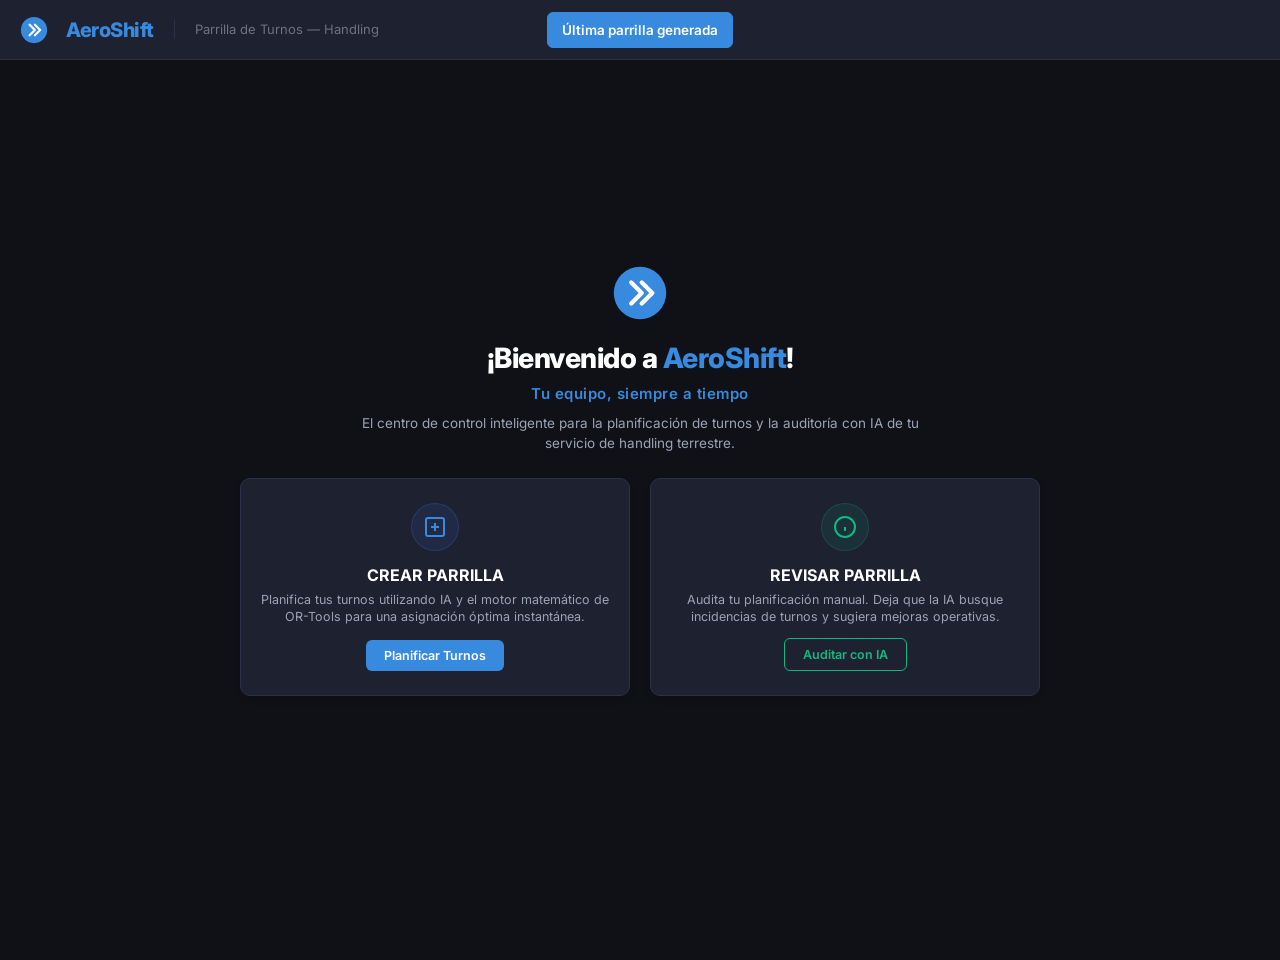
<file: index.html>
<!DOCTYPE html>
<html lang="es">
<head>
  <script>
  window.onerror = function(msg, url, line, col, error) {
    // Ignore internal platform/previewer scripts and browser extensions
    if (!url || msg.indexOf('__name') !== -1 || url.indexOf('picker=1') !== -1 || url.indexOf('extension') !== -1) {
      return false; 
    }
    var banner = document.createElement('div');
    banner.style.cssText = 'position:fixed; top:0; left:0; right:0; background:#ef4444; color:white; padding:15px; z-index:9999; font-family:monospace; font-size:12px; text-align:left; border-bottom:3px solid #b91c1c; box-shadow:0 4px 10px rgba(0,0,0,0.3);';
    banner.innerHTML = '<strong>AeroShift JS Error:</strong> ' + msg + '<br><small>Archivo: ' + url + ' | Línea: ' + line + ' | Col: ' + col + '</small>';
    document.body.appendChild(banner);
    return false;
  };
</script>
  <meta charset="UTF-8">
  <meta name="viewport" content="width=device-width, initial-scale=1.0">
  <title>AeroShift — Parrilla de Turnos Handling</title>
  <link rel="stylesheet" href="style.css?v=86">
  <link href="https://fonts.googleapis.com/css2?family=Inter:wght@300;400;500;600;700;800&display=swap" rel="stylesheet">
  <style>
    .tooltip-container {
      position: relative;
      display: inline-block;
    }
    .tooltip-box {
      visibility: hidden;
      width: 240px;
      background-color: #161616;
      color: #e0e0e0;
      text-align: left;
      border: 1px solid #2d2d2d;
      border-radius: 6px;
      padding: 12px;
      position: absolute;
      z-index: 100;
      top: 135%; /* Se despliega hacia abajo para que el overflow no lo corte */
      left: 50%;
      transform: translateX(-50%);
      opacity: 0;
      transition: opacity 0.2s, visibility 0.2s;
      box-shadow: 0 10px 25px rgba(0,0,0,0.5);
      font-family: 'Inter', sans-serif;
      font-size: 11px;
      line-height: 1.5;
      font-weight: normal;
      text-transform: none;
      letter-spacing: normal;
    }
    .tooltip-box::after {
      content: "";
      position: absolute;
      bottom: 100%; /* La flecha apunta hacia arriba */
      left: 50%;
      margin-left: -6px;
      border-width: 6px;
      border-style: solid;
      border-color: transparent transparent #161616 transparent;
    }
    .tooltip-container:hover .tooltip-box {
      visibility: visible;
      opacity: 1;
    }
    /* Estilos definitivos para corregir letras blancas sobre fondo blanco en desplegables */
    select option {
      background: #161616 !important;
      color: #ffffff !important;
    }
  
</style>
</head>
<body>
  <!-- HEADER -->
  <header class="header">
    <div class="header-left">
      <div class="logo" onclick="switchView('inicio')" style="cursor: pointer;" title="Volver al inicio">
        <svg width="28" height="28" viewBox="0 0 64 64" fill="none" style="vertical-align: middle;">
          <circle cx="32" cy="32" r="30" fill="var(--primary)"/>
          <path d="M22 20L34 32L22 44" stroke="white" stroke-width="5" stroke-linecap="round" stroke-linejoin="round"/>
          <path d="M34 20L46 32L34 44" stroke="white" stroke-width="5" stroke-linecap="round" stroke-linejoin="round"/>
        </svg>
        <h1 style="margin-left: 8px;">AeroShift</h1>
      </div>
      <span class="subtitle">Parrilla de Turnos — Handling</span>
    </div>

    <!-- CENTRAL NAV TABS INSIDE HEADER -->
    <div class="header-center" style="position:absolute; left:50%; transform:translateX(-50%);">
      <input type="date" id="currentDate" style="display:none;" aria-hidden="true">
      <button class="nav-tab active" id="tabParrilla" style="color:#fff; background:var(--primary); border-color:var(--primary);" onclick="switchView('parrilla')" title="Ir a la última parrilla generada">Última parrilla generada</button>
    </div>

</header>

  <!-- WELCOME PORTAL -->
  <div class="app-layout" id="viewInicio" style="display: flex; align-items: center; justify-content: center; height: calc(100vh - var(--header-height)); margin-top: var(--header-height); padding: 24px 40px; background: var(--bg-body); overflow: hidden;">
    <div class="welcome-container" style="max-width: 800px; text-align: center; display: flex; flex-direction: column; gap: 16px; width: 100%;">
      <div class="welcome-logo-badge" style="margin-bottom: 0px;">
        <svg width="56" height="56" viewBox="0 0 64 64" fill="none" style="display: block; margin: 0 auto;">
          <circle cx="32" cy="32" r="30" fill="var(--primary)"/>
          <path d="M22 20L34 32L22 44" stroke="white" stroke-width="5" stroke-linecap="round" stroke-linejoin="round"/>
          <path d="M34 20L46 32L34 44" stroke="white" stroke-width="5" stroke-linecap="round" stroke-linejoin="round"/>
        </svg>
      </div>
      <div class="welcome-header">
        <h2 style="font-size: 28px; font-weight: 800; color: #fff; margin-bottom: 4px; letter-spacing: -0.5px;">¡Bienvenido a <span style="color: var(--primary);">AeroShift</span>!</h2>
        <div class="welcome-slogan" style="font-size: 15px; font-weight: 600; color: var(--primary); margin-bottom: 8px; letter-spacing: 0.5px;">Tu equipo, siempre a tiempo</div>
        <p style="color: #9ca3b4; font-size: 13.5px; max-width: 580px; margin: 0 auto; line-height: 1.5;">El centro de control inteligente para la planificación de turnos y la auditoría con IA de tu servicio de handling terrestre.</p>
      </div>
      
      <div class="welcome-options" style="display: flex; gap: 20px; width: 100%; margin-top: 8px;">
        <!-- OPCIÓN 1: CREAR -->
        <div class="welcome-card" onclick="switchView('extractor-preview')" style="flex: 1; background: var(--bg-card); border: 1px solid var(--border); border-radius: 10px; padding: 24px 20px; cursor: pointer; transition: all 0.2s ease; display: flex; flex-direction: column; align-items: center; gap: 12px; text-align: center; box-shadow: 0 4px 6px rgba(0,0,0,0.1);">
          <div class="welcome-card-icon" style="width: 48px; height: 48px; background: rgba(59, 130, 246, 0.1); color: var(--primary); border-radius: 50%; display: flex; align-items: center; justify-content: center; border: 1px solid rgba(59, 130, 246, 0.2);">
            <svg width="24" height="24" viewBox="0 0 24 24" fill="none" stroke="currentColor" stroke-width="2" style="stroke:var(--primary);">
              <rect x="3" y="3" width="18" height="18" rx="2" ry="2"/>
              <line x1="12" y1="8" x2="12" y2="16"/>
              <line x1="8" y1="12" x2="16" y2="12"/>
            </svg>
          </div>
          <div>
            <h3 style="font-size: 16px; font-weight: 700; color: #fff; margin-bottom: 4px;">CREAR PARRILLA</h3>
            <p style="color: #9ca3b4; font-size: 12.5px; line-height: 1.4;">Planifica tus turnos utilizando IA y el motor matemático de OR-Tools para una asignación óptima instantánea.</p>
          </div>
          <button class="btn btn-primary" style="margin-top: auto; padding: 8px 18px; font-size: 12.5px; font-weight: 600;">Planificar Turnos</button>
        </div>
        
        <!-- OPCIÓN 2: REVISAR -->
        <div class="welcome-card" onclick="switchView('ia')" style="flex: 1; background: var(--bg-card); border: 1px solid var(--border); border-radius: 10px; padding: 24px 20px; cursor: pointer; transition: all 0.2s ease; display: flex; flex-direction: column; align-items: center; gap: 12px; text-align: center; box-shadow: 0 4px 6px rgba(0,0,0,0.1);">
          <div class="welcome-card-icon" style="width: 48px; height: 48px; background: rgba(16, 185, 129, 0.1); color: #10b981; border-radius: 50%; display: flex; align-items: center; justify-content: center; border: 1px solid rgba(16, 185, 129, 0.2);">
            <svg width="24" height="24" viewBox="0 0 24 24" fill="none" stroke="currentColor" stroke-width="2" style="stroke:#10b981;">
              <circle cx="12" cy="12" r="10"/>
              <line x1="12" y1="16" x2="12" y2="12"/>
              <line x1="12" y1="8" x2="12.01" y2="8"/>
            </svg>
          </div>
          <div>
            <h3 style="font-size: 16px; font-weight: 700; color: #fff; margin-bottom: 4px;">REVISAR PARRILLA</h3>
            <p style="color: #9ca3b4; font-size: 12.5px; line-height: 1.4;">Audita tu planificación manual. Deja que la IA busque incidencias de turnos y sugiera mejoras operativas.</p>
          </div>
          <button class="btn btn-secondary" style="margin-top: auto; padding: 8px 18px; font-size: 12.5px; font-weight: 600; border-color: #10b981; color: #10b981; background:transparent;">Auditar con IA</button>
        </div>
      </div>
    </div>
  </div>

  <!-- SELECCIÓN DE MÉTODO DE CREACIÓN (CREAR PARRILLA) -->
  <div class="app-layout" id="viewMetodoCreacion" style="display: none; align-items: center; justify-content: center; height: calc(100vh - var(--header-height)); margin-top: var(--header-height); padding: 24px 40px; background: var(--bg-body); overflow: hidden;">
    <div class="welcome-container" style="max-width: 800px; text-align: center; display: flex; flex-direction: column; gap: 20px; width: 100%;">
      <!-- Botón para volver atrás -->
      <button onclick="switchView('inicio')" style="background: none; border: none; color: var(--text-muted); cursor: pointer; display: inline-flex; align-items: center; gap: 6px; font-size: 13px; font-weight: 500; align-self: flex-start; transition: color 0.2s;" onmouseover="this.style.color='#fff'" onmouseout="this.style.color='var(--text-muted)'">
        <svg width="16" height="16" viewBox="0 0 24 24" fill="none" stroke="currentColor" stroke-width="2" style="display:inline-block; vertical-align:middle; stroke:currentColor;"><line x1="19" y1="12" x2="5" y2="12"/><polyline points="12 19 5 12 12 5"/></svg>
        Volver al inicio
      </button>

      <div class="welcome-header">
        <h2 style="font-size: 26px; font-weight: 800; color: #fff; margin-bottom: 4px; letter-spacing: -0.5px;">¿Cómo deseas crear tu parrilla hoy?</h2>
        <p style="color: var(--text-muted); font-size: 13.5px; max-width: 600px; margin: 0 auto; line-height: 1.5;">Selecciona el método de entrada de datos para configurar tus vuelos y horarios de hoy.</p>
      </div>
      
      <div class="welcome-options" style="display: flex; gap: 20px; width: 100%;">
        <!-- OPCIÓN A: SUBIR ARCHIVO -->
        <div class="welcome-card" style="flex: 1; background: var(--bg-card); border: 1px solid var(--border); border-radius: 10px; padding: 24px 20px; display: flex; flex-direction: column; align-items: center; gap: 12px; text-align: center; box-shadow: 0 4px 6px rgba(0,0,0,0.1); position: relative; overflow: hidden;">
          <div class="welcome-card-icon" style="width: 48px; height: 48px; background: rgba(55, 138, 221, 0.1); color: var(--primary); border-radius: 50%; display: flex; align-items: center; justify-content: center; border: 1px solid rgba(55, 138, 221, 0.2);">
            <svg width="24" height="24" viewBox="0 0 24 24" fill="none" stroke="currentColor" stroke-width="2" style="stroke:var(--primary);">
              <path d="M21 15v4a2 2 0 01-2 2H5a2 2 0 01-2-2v-4"/>
              <polyline points="17 8 12 3 7 8"/>
              <line x1="12" y1="3" x2="12" y2="15"/>
            </svg>
          </div>
          <div>
            <h3 style="font-size: 16px; font-weight: 700; color: #fff; margin-bottom: 4px;">SUBIR ARCHIVO</h3>
            <p style="color: var(--text-muted); font-size: 12.5px; line-height: 1.4;">Carga un cuadrante o programación. Soporta formatos de Excel (.xlsx, .xls), PDF, CSV o capturas de imagen.</p>
          </div>
          
          <!-- Botón o Input file real pero estilizado -->
          <label class="btn btn-primary" style="margin-top: auto; padding: 8px 18px; font-size: 12.5px; font-weight: 600; cursor: pointer; display: inline-block;">
            Subir archivo
            <input type="file" id="scheduleFileInput" accept=".xlsx, .xls, .csv, .pdf, .png, .jpg, .jpeg" multiple onchange="handleScheduleFileUpload(event)" style="display: none;">
          </label>
        </div>
        
        <!-- OPCIÓN B: MANUAL -->
        <div class="welcome-card" onclick="switchView('parrilla')" style="flex: 1; background: var(--bg-card); border: 1px solid var(--border); border-radius: 10px; padding: 24px 20px; cursor: pointer; transition: all 0.2s ease; display: flex; flex-direction: column; align-items: center; gap: 12px; text-align: center; box-shadow: 0 4px 6px rgba(0,0,0,0.1);">
          <div class="welcome-card-icon" style="width: 48px; height: 48px; background: rgba(245, 158, 11, 0.1); color: #f59e0b; border-radius: 50%; display: flex; align-items: center; justify-content: center; border: 1px solid rgba(245, 158, 11, 0.2);">
            <svg width="24" height="24" viewBox="0 0 24 24" fill="none" stroke="currentColor" stroke-width="2" style="stroke:#f59e0b;">
              <path d="M12 20h9"/>
              <path d="M16.5 3.5a2.121 2.121 0 0 1 3 3L7 19l-4 1 1-4L16.5 3.5z"/>
            </svg>
          </div>
          <div>
            <h3 style="font-size: 16px; font-weight: 700; color: #fff; margin-bottom: 4px;">CREACIÓN MANUAL</h3>
            <p style="color: var(--text-muted); font-size: 12.5px; line-height: 1.4;">Planifica el día desde cero de forma tradicional. Define tus agentes, añade embarques uno a uno y arrástralos a la cuadrícula con total precisión.</p>
          </div>
          <button class="btn btn-secondary" style="margin-top: auto; padding: 8px 18px; font-size: 12.5px; font-weight: 600; border-color: #f59e0b; color: #f59e0b; background:transparent;">Asignación Manual</button>
        </div>
      </div>
    </div>
  </div>

    <!-- WEB 3: PREVISUALIZACIÓN Y VALIDACIÓN — DISEÑO DOBLE RECTÁNGULO CON SCROLL -->
  <div class="app-layout" id="viewExtractorPreview" style="display: none; padding: 16px 12px 12px 12px; flex-direction: column; gap: 12px; overflow-y: auto; height: calc(100vh - var(--header-height)); margin-top: var(--header-height); background: var(--bg-body);">
    <!-- BARRA SUPERIOR DE ACCIONES -->
    <div style="display: flex; justify-content: space-between; align-items: center; background: var(--bg-card); border: 1px solid var(--border); border-radius: 8px; padding: 16px 24px; box-shadow: 0 4px 10px rgba(0,0,0,0.15); flex-shrink: 0;">
      <div style="text-align: left;">
        <h2 style="font-size: 20px; font-weight: 800; color: #fff; margin: 0; display: flex; align-items: center; gap: 10px;">
          <svg width="24" height="24" viewBox="0 0 24 24" fill="none" stroke="var(--primary)" stroke-width="2.5" style="stroke: var(--primary); display:inline-block; vertical-align:middle;"><path d="M14 2H6a2 2 0 0 0-2 2v16a2 2 0 0 0 2 2h12a2 2 0 0 0 2-2V8z"/><polyline points="14 2 14 8 20 8"/><line x1="16" y1="13" x2="8" y2="13"/><line x1="16" y1="17" x2="8" y2="17"/><polyline points="10 9 9 9 8 9"/></svg>
          Validación de Programación IA
        </h2>
        <p style="color: var(--text-secondary); font-size: 13px; margin: 4px 0 0 0;">Verifica que los turnos del personal y los embarques coincidan con tus capturas originales antes de importarlos.</p>
      </div>
      <div style="display: flex; gap: 16px; align-items: center;">
        <!-- Selector de Modelo de IA en la cabecera (Cerebro IA de Extracción) -->
        <div style="display: flex; flex-direction: column; gap: 4px; text-align: left;">
          <label for="backendModel" style="font-size: 11px; font-weight: 700; color: #9CA3B4; text-transform: uppercase; letter-spacing: 0.5px;">Cerebro IA de Extracción</label>
          <select id="backendModel" style="padding: 6px 12px; border: 1px solid var(--border); border-radius: 6px; background: var(--bg-body); color: #fff; cursor: pointer; font-family: inherit; font-size: 12px; font-weight: 600; width: 230px; box-shadow: inset 0 1px 3px rgba(0,0,0,0.2); outline: none;">
            <option value="gpt-5.6-luna" selected>GPT-5.6 Luna — OpenAI</option>
            <option value="deepseek-v4-flash-vision-exp">DeepSeek V4 Flash Vision</option>
          </select>
        </div>

        <button class="btn" onclick="openValidationParametersModal()" style="font-weight: 700; padding: 10px 16px; display: flex; align-items: center; gap: 7px; height: 38px; margin-top: 15px; white-space: nowrap; background: transparent; border: 1px solid #555; color: #d1d5db; transition: all 0.15s;" onmouseover="hoverBotonParams(this)" onmouseout="this.style.background='transparent'; actualizarEstadoBotonParams()" aria-label="Configurar parámetros de validación" id="btnParametrosValidacion">
          <svg width="16" height="16" viewBox="0 0 24 24" fill="none" stroke="currentColor" stroke-width="2" aria-hidden="true">
            <circle cx="12" cy="12" r="3"/><path d="M19.4 15a1.65 1.65 0 0 0 .33 1.82l.06.06a2 2 0 1 1-2.83 2.83l-.06-.06a1.65 1.65 0 0 0-1.82-.33 1.65 1.65 0 0 0-1 1.51V21a2 2 0 1 1-4 0v-.09a1.65 1.65 0 0 0-1.08-1.51 1.65 1.65 0 0 0-1.82.33l-.06.06a2 2 0 1 1-2.83-2.83l.06-.06A1.65 1.65 0 0 0 4.6 15a1.65 1.65 0 0 0-1.51-1H3a2 2 0 1 1 0-4h.09A1.65 1.65 0 0 0 4.6 9a1.65 1.65 0 0 0-.33-1.82l-.06-.06a2 2 0 1 1 2.83-2.83l.06.06A1.65 1.65 0 0 0 9 4.6h.08A1.65 1.65 0 0 0 10 3.09V3a2 2 0 1 1 4 0v.09a1.65 1.65 0 0 0 1 1.51 1.65 1.65 0 0 0 1.82-.33l.06-.06a2 2 0 1 1 2.83 2.83l-.06.06A1.65 1.65 0 0 0 19.4 9v.08A1.65 1.65 0 0 0 20.91 10H21a2 2 0 1 1 0 4h-.09A1.65 1.65 0 0 0 19.4 15z"/>
          </svg>
          Parámetros de Validación
        </button>

        <button id="generateBoardButton" class="btn btn-primary" onclick="validateUploadedData()" style="font-weight: 700; background: var(--success); border-color: var(--success); padding: 10px 24px; display: flex; align-items: center; gap: 8px; height: 38px; margin-top: 15px;">
          <svg width="16" height="16" viewBox="0 0 24 24" fill="none" stroke="currentColor" stroke-width="2.5" style="stroke:currentColor;"><polyline points="20 6 9 17 4 12"/></svg>
          Validar y Generar Parrilla
        </button>
      </div>
    </div>

    <!-- RECTÁNGULO DE ARCHIVOS ADJUNTOS (FULL-WIDTH - CON SCROLL E IMÁGENES) -->
    <div style="background: var(--bg-card); border: 1px solid var(--border); border-radius: 8px; padding: 16px 20px 0px 20px; text-align: left; box-shadow: 0 4px 10px rgba(0,0,0,0.1); width: 100%; flex-shrink: 0; box-sizing: border-box;">
      <h3 style="font-size: 13px; font-weight: 750; color: #fff; margin: 0 0 12px 0; display: flex; align-items: center; gap: 8px; border-bottom: 1px solid var(--border); padding-bottom: 8px; text-transform: uppercase; letter-spacing: 0.5px;">
        <svg width="16" height="16" viewBox="0 0 24 24" fill="none" stroke="var(--primary)" stroke-width="2.5" style="stroke: var(--primary); display:inline-block; vertical-align:middle;"><path d="M22 19a2 2 0 0 1-2 2H4a2 2 0 0 1-2-2V5a2 2 0 0 1 2-2h5l2 3h9a2 2 0 0 1 2 2z"/></svg>
        Archivos Cargados en el Extractor
      </h3>
      <div id="uploadedFilesListPage" style="display: flex; gap: 16px; overflow-x: auto; padding-bottom: 8px; min-height: 120px;">
        <!-- Rellenado dinámicamente por JS con los blobs de tus capturas reales -->
      </div>
    </div>

    <!-- CUADRO DE MANDOS DE DATOS DETECTADOS (COLUMNAS SPLIT) -->
    <div style="display: flex; gap: 16px; width: 100%; margin-top: 0px; align-items: flex-start; flex-shrink: 0; padding-bottom: 12px;">
      
      <!-- RECTÁNGULO 1 (IZQUIERDO): TURNOS DEL PERSONAL CON SCROLL -->
      <div style="flex: 1; display: flex; flex-direction: column; min-height: 500px; flex-shrink: 0;">
        <div id="agentsDropZone" style="background: #121212; border: 2px solid #282828; border-radius: 8px; padding: 10px 20px 0px 20px; display: flex; flex-direction: column; gap: 12px; height: 600px; overflow: hidden; text-align: left; box-shadow: 0 4px 10px rgba(0,0,0,0.15); box-sizing: border-box; font-family: 'Consolas', 'Courier New', monospace; position: relative; transition: border-color .18s, box-shadow .18s;">
          <!-- POP-UP DE SUBIDA DEL CUADRANTE (v5.4): vive DENTRO de su zona -->
          <div id="procPopAgents" class="proc-pop" style="display: none;">
            <div class="proc-pop-card">
              <div class="proc-pop-title" id="procPopTitleAgents">Analizando...</div>
              <div class="proc-pop-fase" id="procPopFaseAgents"></div>
              <div class="proc-pop-bars" id="procPopBarsAgents"></div>
              <button class="proc-pop-cancel" onclick="cancelarSubida('agents')">Cancelar</button>
            </div>
          </div>
          <div style="display: flex; justify-content: space-between; align-items: center; border-bottom: 1px solid #333; padding-bottom: 8px; margin: 0;">
            <h3 id="detectedAgentsTitle" style="font-size: 13.5px; font-weight: 750; color: #fff; margin: 0; display: flex; align-items: center; gap: 8px; text-transform: uppercase; letter-spacing: 0.5px; border-bottom: none;">
              👥 Turnos del Personal
            </h3>
            <div style="display: flex; gap: 8px; align-items: center;">
              <label class="table-header-upload-btn">
                <svg width="12" height="12" viewBox="0 0 24 24" fill="none" stroke="currentColor" stroke-width="2.5" style="stroke: currentColor; vertical-align: middle;">
                  <path d="M21 15v4a2 2 0 01-2 2H5a2 2 0 01-2-2v-4"/>
                  <polyline points="17 8 12 3 7 8"/>
                  <line x1="12" y1="3" x2="12" y2="15"/>
                </svg>
                Subir Turnos
                <input type="file" id="agentsFileInput" accept=".xlsx, .xls, .csv, .pdf, .png, .jpg, .jpeg" onchange="handleAgentsFileUpload(event)" style="display: none;">
              </label>
              <button onclick="clearDetectedAgents()" title="Limpiar turnos" aria-label="Limpiar turnos" style="background: #121212; border: 1px solid #ff4444; color: #ff4444; width: 38px; height: 38px; padding: 0; border-radius: 4px; cursor: pointer; font-size: 16px; font-family: 'Inter', -apple-system, BlinkMacSystemFont, sans-serif; font-weight: 700; display: flex; align-items: center; justify-content: center; transition: all 0.15s; margin: 0;" onmouseover="this.style.background='rgba(255,68,68,0.1)'" onmouseout="this.style.background='#121212'">
                🗑️
              </button>
              <button onclick="downloadExtractionXlsx('agents')" title="Descargar turnos en Excel" aria-label="Descargar turnos en Excel" style="background: #121212; border: 1px solid #555; color: #aaa; width: 38px; height: 38px; padding: 0; border-radius: 4px; cursor: pointer; font-size: 22px; line-height: 1; font-family: 'Inter', -apple-system, BlinkMacSystemFont, sans-serif; font-weight: 700; display: flex; align-items: center; justify-content: center; transition: all 0.15s; margin: 0;" onmouseover="this.style.background='rgba(255,255,255,0.06)'; this.style.color='#fff'" onmouseout="this.style.background='#121212'; this.style.color='#aaa'">
                ⇩
              </button>
              <button id="reviewAgentsButton" onclick="markQuadrantReviewed('agents')" title="Marcar Turnos del Personal como revisado" aria-label="Marcar Turnos del Personal como revisado" style="background:#121212; border:1px solid #10b981; color:#fff; width:38px; height:38px; padding:0; border-radius:4px; cursor:pointer; font-size:19px; font-weight:900; display:flex; align-items:center; justify-content:center; transition:all .15s;">✓</button>
            </div>
          </div>
          <div style="flex: 1; min-height: 0; overflow-y: auto; padding-right: 4px; box-sizing: border-box;">
            <table style="width: 100%; border-collapse: separate; border-spacing: 0; color: #9ca3b4; font-size: 12.5px;">
              <thead>
                <tr style="color: #9ca3b4; font-weight: 700; text-transform: uppercase;">
                  <th style="padding: 10px 4px; text-align: left; position: sticky; top: 0; background: #121212; z-index: 5; border-top: 2px double #444; border-bottom: 2px double #444; width: 100px;">AGENTE</th>
                  <th style="padding: 10px 4px; text-align: left; width: 160px; position: sticky; top: 0; background: #121212; z-index: 5; border-top: 2px double #444; border-bottom: 2px double #444;">HORARIO</th>
                  <th style="padding: 10px 4px; text-align: left; width: 65px; position: sticky; top: 0; background: #121212; z-index: 5; border-top: 2px double #444; border-bottom: 2px double #444;">ROL</th>
                  <th style="padding: 10px 4px; text-align: center; width: 85px; position: sticky; top: 0; background: #121212; z-index: 5; border-top: 2px double #444; border-bottom: 2px double #444;">
                    <div class="tooltip-container">
                      COBERTURA <span style="color: var(--primary); font-size: 10px; font-weight: bold; background: rgba(55,138,221,0.15); border-radius: 50%; width: 14px; height: 14px; display: inline-block; text-align: center; line-height: 14px; margin-left: 2px; vertical-align: middle;">i</span>
                      <div class="tooltip-box">
                        <strong style="color: var(--primary); font-size: 11px; display: block; margin-bottom: 4px;">Especialidad Cobertura</strong>
                        IMPORTANTE señalar si el CSA cuenta con especialidad en otro departamento para cubrir descansos o imprevistos de OPS, TKT o LL.
                      </div>
                    </div>
                  </th>
                  <th style="padding: 10px 4px; text-align: center; width: 75px; position: sticky; top: 0; background: #121212; z-index: 5; border-top: 2px double #444; border-bottom: 2px double #444;">
                    <div class="tooltip-container">
                      EXCL <span style="color: var(--primary); font-size: 10px; font-weight: bold; background: rgba(55,138,221,0.15); border-radius: 50%; width: 14px; height: 14px; display: inline-block; text-align: center; line-height: 14px; margin-left: 2px; vertical-align: middle;">i</span>
                      <div class="tooltip-box">
                        <strong style="color: var(--primary); font-size: 11px; display: block; margin-bottom: 4px;">Exclusión de Turno</strong>
                        Marcar si este CSA está de baja o si prefieres que cubra otras tareas.
                      </div>
                    </div>
                  </th>
                  <th style="padding: 10px 4px; text-align: center; width: 80px; position: sticky; top: 0; background: #121212; z-index: 5; border-top: 2px double #444; border-bottom: 2px double #444;">ACCIONES</th>
                </tr>
              </thead>
              <tbody id="detectedAgentsBody" style="color: var(--text-secondary); line-height: 1.6;">
                <!-- Rellenado dinámicamente por JS -->
              </tbody>
            </table>
          </div>
        </div>
      </div>

      <!-- RECTÁNGULO 2 (DERECHO): PARRILLA DE VUELOS CON SCROLL -->
      <div style="flex: 1; display: flex; flex-direction: column; min-height: 500px; flex-shrink: 0;">
        <div id="flightsDropZone" style="background: #121212; border: 2px solid #282828; border-radius: 8px; padding: 10px 20px 0px 20px; display: flex; flex-direction: column; gap: 12px; height: 600px; overflow: hidden; text-align: left; box-shadow: 0 4px 10px rgba(0,0,0,0.15); box-sizing: border-box; font-family: 'Consolas', 'Courier New', monospace; position: relative; transition: border-color .18s, box-shadow .18s;">
          <!-- POP-UP DE SUBIDA DEL CUADRANTE (v5.4): vive DENTRO de su zona -->
          <div id="procPopFlights" class="proc-pop" style="display: none;">
            <div class="proc-pop-card">
              <div class="proc-pop-title" id="procPopTitleFlights">Analizando...</div>
              <div class="proc-pop-fase" id="procPopFaseFlights"></div>
              <div class="proc-pop-bars" id="procPopBarsFlights"></div>
              <button class="proc-pop-cancel" onclick="cancelarSubida('flights')">Cancelar</button>
            </div>
          </div>
          <div style="display: flex; justify-content: space-between; align-items: center; border-bottom: 1px solid #333; padding-bottom: 8px; margin: 0;">
            <h3 id="detectedFlightsTitle" style="font-size: 13.5px; font-weight: 750; color: #fff; margin: 0; display: flex; align-items: center; gap: 8px; text-transform: uppercase; letter-spacing: 0.5px; border-bottom: none;">
              ✈️ Parrilla de Vuelos
            </h3>
            <div style="display: flex; gap: 8px; align-items: center;">
              <label class="table-header-upload-btn">
                <svg width="12" height="12" viewBox="0 0 24 24" fill="none" stroke="currentColor" stroke-width="2.5" style="stroke: currentColor; vertical-align: middle;">
                  <path d="M21 15v4a2 2 0 01-2 2H5a2 2 0 01-2-2v-4"/>
                  <polyline points="17 8 12 3 7 8"/>
                  <line x1="12" y1="3" x2="12" y2="15"/>
                </svg>
                Subir Vuelos
                <input type="file" id="flightsFileInput" accept=".xlsx, .xls, .csv, .pdf, .png, .jpg, .jpeg" onchange="handleFlightsFileUpload(event)" style="display: none;">
              </label>
              <button onclick="clearDetectedFlights()" title="Limpiar vuelos" aria-label="Limpiar vuelos" style="background: #121212; border: 1px solid #ff4444; color: #ff4444; width: 38px; height: 38px; padding: 0; border-radius: 4px; cursor: pointer; font-size: 16px; font-family: 'Inter', -apple-system, BlinkMacSystemFont, sans-serif; font-weight: 700; display: flex; align-items: center; justify-content: center; transition: all 0.15s; margin: 0;" onmouseover="this.style.background='rgba(255,68,68,0.1)'" onmouseout="this.style.background='#121212'">
                🗑️
              </button>
              <button onclick="downloadExtractionXlsx('flights')" title="Descargar vuelos en Excel" aria-label="Descargar vuelos en Excel" style="background: #121212; border: 1px solid #555; color: #aaa; width: 38px; height: 38px; padding: 0; border-radius: 4px; cursor: pointer; font-size: 22px; line-height: 1; font-family: 'Inter', -apple-system, BlinkMacSystemFont, sans-serif; font-weight: 700; display: flex; align-items: center; justify-content: center; transition: all 0.15s; margin: 0;" onmouseover="this.style.background='rgba(255,255,255,0.06)'; this.style.color='#fff'" onmouseout="this.style.background='#121212'; this.style.color='#aaa'">
                ⇩
              </button>
              <button id="reviewFlightsButton" onclick="markQuadrantReviewed('flights')" title="Marcar Parrilla de Vuelos como revisada" aria-label="Marcar Parrilla de Vuelos como revisada" style="background:#121212; border:1px solid #10b981; color:#fff; width:38px; height:38px; padding:0; border-radius:4px; cursor:pointer; font-size:19px; font-weight:900; display:flex; align-items:center; justify-content:center; transition:all .15s;">✓</button>
            </div>
          </div>
          <div style="flex: 1; min-height: 0; overflow-y: auto; padding-right: 4px; box-sizing: border-box;">
            <table style="width: 100%; border-collapse: separate; border-spacing: 0; color: #9ca3b4; font-size: 12.5px;">
              <thead>
                <tr style="color: #9ca3b4; font-weight: 700; text-transform: uppercase;">
                  <th style="padding: 10px 4px; text-align: left; width: 35px; position: sticky; top: 0; background: #121212; z-index: 5; border-top: 2px double #444; border-bottom: 2px double #444;">Nº</th>
                  <th style="padding: 10px 4px; text-align: left; width: 50px; position: sticky; top: 0; background: #121212; z-index: 5; border-top: 2px double #444; border-bottom: 2px double #444;">DEST</th>
                  <th style="padding: 10px 4px; text-align: left; width: 80px; position: sticky; top: 0; background: #121212; z-index: 5; border-top: 2px double #444; border-bottom: 2px double #444;">VUELO</th>
                  <th style="padding: 10px 4px; text-align: left; width: 70px; position: sticky; top: 0; background: #121212; z-index: 5; border-top: 2px double #444; border-bottom: 2px double #444;">APERTU</th>
                  <th style="padding: 10px 4px; text-align: left; position: sticky; top: 0; background: #121212; z-index: 5; border-top: 2px double #444; border-bottom: 2px double #444;">
                    <div class="tooltip-container">
                      AGENTES <span style="color: var(--primary); font-size: 10px; font-weight: bold; background: rgba(55,138,221,0.15); border-radius: 50%; width: 14px; height: 14px; display: inline-block; text-align: center; line-height: 14px; margin-left: 2px; vertical-align: middle;">i</span>
                      <div class="tooltip-box">
                        <strong style="color: var(--primary); font-size: 11px; display: block; margin-bottom: 4px;">Asignación Forzada</strong>
                        Pulsa en el ✏️ para escribir el nombre que debe embarcar este vuelo. Varios: separados por comas.
                      </div>
                    </div>
                  </th>
                  <th style="padding: 10px 4px; text-align: left; width: 70px; position: sticky; top: 0; background: #121212; z-index: 5; border-top: 2px double #444; border-bottom: 2px double #444;">CIERRE</th>
                  <th style="padding: 10px 4px; text-align: left; width: 70px; position: sticky; top: 0; background: #121212; z-index: 5; border-top: 2px double #444; border-bottom: 2px double #444;">STD</th>
                  <th style="padding: 10px 4px; text-align: left; width: 55px; position: sticky; top: 0; background: #121212; z-index: 5; border-top: 2px double #444; border-bottom: 2px double #444;">PAX</th>
                  <th style="padding: 10px 4px; text-align: center; width: 85px; position: sticky; top: 0; background: #121212; z-index: 5; border-top: 2px double #444; border-bottom: 2px double #444;">ACCIONES</th>
                </tr>
              </thead>
              <tbody id="detectedFlightsBody" style="line-height: 1.6;">
                <!-- Rellenado dinámicamente por JS -->
              </tbody>
            </table>
          </div>
        </div>
      </div>

    </div>
  </div>

<!-- MAIN LAYOUT -->
  <div class="app-layout" id="viewParrilla" style="display: none;">
    <!-- SIDEBAR LEFT: AGENTS -->
    <aside class="sidebar sidebar-agents">
      <div class="sidebar-header">
        <h2>
          <svg width="18" height="18" viewBox="0 0 24 24" fill="none" stroke="currentColor" stroke-width="2"><path d="M17 21v-2a4 4 0 00-4-4H5a4 4 0 00-4-4v2"/><circle cx="9" cy="7" r="4"/><path d="M23 21v-2a4 4 0 00-3-3.87"/><path d="M16 3.13a4 4 0 010 7.75"/></svg>
          Agentes
        </h2>
      </div>
      <div class="sidebar-content" id="agentList">
        <!-- Agentes se renderizan aquí -->
      </div>
    </aside>

    <!-- MAIN: SCHEDULE TABLE -->
    <main class="main-content">
      <!-- SHIFT TABS -->
      <div class="shift-tabs" style="position:relative;">
        <button class="btn-vista" id="btnVistaDescansos" onclick="cambiarVistaInformes('descansos')">😴 Descansos</button>
        <button class="btn-vista" id="btnVistaEmbarques" onclick="cambiarVistaInformes('embarques')">✈️ Embarques</button>
          <button onclick="descargarParrilla()" aria-label="Descargar en Excel lo que estés viendo" style="position:absolute; left:50%; transform:translateX(-50%); background: #378add; border: 1px solid #378add; color: #ffffff; width: 114px; height: 38px; padding: 0; border-radius: 4px; cursor: pointer; font-size: 22px; line-height: 1; font-family: 'Inter', -apple-system, BlinkMacSystemFont, sans-serif; font-weight: 700; display: flex; align-items: center; justify-content: center; transition: all 0.15s; margin: 0; z-index: 5;" onmouseover="this.style.background='#1e70c5'; this.style.color='#fff'; this.style.borderColor='#1e70c5'; this.style.transform='translateX(-50%) translateY(-1px)'" onmouseout="this.style.background='#378add'; this.style.color='#fff'; this.style.borderColor='#378add'; this.style.transform='translateX(-50%)'">
            ⇩
          </button>
        <span style="margin-left:auto; display:flex; align-items:center; gap:6px;">
          <span style="font-size:11px; color:#9CA3B4; letter-spacing:.5px;">VISTA</span>
          <button class="btn-vista active" id="btnVistaVertical" onclick="cambiarVistaParrilla('vertical')">▦ Vertical</button>
          <button class="btn-vista" id="btnVistaHorizontal" onclick="cambiarVistaParrilla('horizontal')">▤ Horizontal</button>
        </span>
        <button class="btn btn-primary" onclick="abrirInforme()" style="margin-left:10px; height:38px; padding:0 16px; font-size:12px; font-weight:700;">📋 Informe</button>
      </div>

      <!-- SCHEDULE GRID -->
      <div class="schedule-wrapper">
        <div class="schedule-container" id="scheduleContainer">
          <table class="schedule-table parrilla-vertical" id="scheduleTable">
            <thead id="scheduleHead"></thead>
            <tbody id="scheduleBody"></tbody>
          </table>
        </div>
      </div>
      <div id="panelInformes" style="display:none; background:#121212; border:1px solid #2d3148; border-radius:8px; padding:16px 20px; overflow:auto;"></div>

      <!-- STATS BAR -->
      <div class="stats-bar" id="statsBar">
        <div class="stat">
          <span class="stat-label">Agentes activos</span>
          <span class="stat-value" id="statAgents">0</span>
        </div>
        <div class="stat">
          <span class="stat-label">Embarques asignados</span>
          <span class="stat-value" id="statAssigned">0</span>
        </div>
        <div class="stat">
          <span class="stat-label">Sin asignar</span>
          <span class="stat-value" id="statUnassigned">0</span>
        </div>
        <div class="stat">
          <span class="stat-label">Vuelos totales</span>
          <span class="stat-value" id="statFlights">0</span>
        </div>
      </div>
    </main>

    <!-- SIDEBAR RIGHT: FLIGHTS -->
    <aside class="sidebar sidebar-flights">
      <div class="sidebar-header">
        <h2>
          <svg width="18" height="18" viewBox="0 0 24 24" fill="none" stroke="currentColor" stroke-width="2"><path d="M17.8 19.2L16 11l3.5-3.5C21 6 21.5 4 21 3c-1-.5-3 0-4.5 1.5L13 8 4.8 6.2c-.5-.1-.9.1-1.1.5l-.3.5c-.2.4-.1.8.3 1.1L9 12l-2 3H4l-1 1 3 2 2 3 1-1v-3l3-2 3.5 5.3c.3.4.7.5 1.1.3l.5-.3c.4-.2.5-.6.5-1.1z"/></svg>
          Embarques
        </h2>
        <button class="btn-icon btn-add" onclick="openModal('flightModal')" title="Añadir embarque">
          <svg width="20" height="20" viewBox="0 0 24 24" fill="none" stroke="currentColor" stroke-width="2"><line x1="12" y1="5" x2="12" y2="19"/><line x1="5" y1="12" x2="19" y2="12"/></svg>
        </button>
      </div>
      <div class="sidebar-content" id="flightList">
        <!-- Embarques se renderizan aquí -->
      </div>
      <div class="sidebar-footer">
        
      </div>
    </aside>
  </div>

  <!-- IA WORKSPACE CONTAINER — EN CONSTRUCCIÓN -->
  <div class="app-layout" id="viewIA" style="display:none; padding:24px; flex-direction:column; align-items:center; justify-content:center; overflow-y:auto; height:calc(100vh - var(--header-height)); margin-top:var(--header-height); background:radial-gradient(circle at 50% 20%, rgba(55,138,221,.09), transparent 42%);">
    <div style="width:min(760px,94vw); background:var(--bg-card); border:1px solid var(--border); border-radius:16px; padding:42px 38px; text-align:center; box-shadow:0 20px 55px rgba(0,0,0,.28); position:relative; overflow:hidden;">
      <div style="position:absolute; width:220px; height:220px; border-radius:50%; background:rgba(55,138,221,.06); top:-125px; right:-80px;"></div>
      <div style="display:inline-flex; align-items:center; gap:7px; padding:6px 11px; border:1px solid rgba(245,158,11,.35); border-radius:999px; background:rgba(245,158,11,.09); color:#f59e0b; font-size:10px; font-weight:800; letter-spacing:.8px; text-transform:uppercase;">Próximamente</div>
      <div style="width:78px; height:78px; margin:24px auto 18px; border-radius:22px; background:linear-gradient(145deg, rgba(55,138,221,.2), rgba(55,138,221,.06)); border:1px solid rgba(55,138,221,.3); display:flex; align-items:center; justify-content:center; color:var(--primary);">
        <svg width="40" height="40" viewBox="0 0 24 24" fill="none" stroke="currentColor" stroke-width="1.7" aria-hidden="true"><path d="M21 15a2 2 0 0 1-2 2H7l-4 4V5a2 2 0 0 1 2-2h14a2 2 0 0 1 2 2z"/><path d="M8 9h8M8 13h5"/></svg>
      </div>
      <h2 style="font-size:27px; color:#fff; margin:0 0 12px;">Auditoría de Parrilla por IA</h2>
      <p style="max-width:590px; margin:0 auto; color:var(--text-secondary); font-size:14px; line-height:1.65;">Estamos diseñando una auditoría clara y fiable para revisar asignaciones, detectar conflictos y explicar cada recomendación antes de aplicarla.</p>
      <div style="display:grid; grid-template-columns:repeat(3,1fr); gap:12px; margin:28px 0; text-align:left;">
        <div style="padding:15px; border:1px solid var(--border); border-radius:9px; background:var(--bg-body);"><strong style="color:#fff; font-size:12px;">Conflictos</strong><p style="color:var(--text-muted); font-size:11px; line-height:1.45; margin:6px 0 0;">Solapamientos y restricciones operativas.</p></div>
        <div style="padding:15px; border:1px solid var(--border); border-radius:9px; background:var(--bg-body);"><strong style="color:#fff; font-size:12px;">Equidad</strong><p style="color:var(--text-muted); font-size:11px; line-height:1.45; margin:6px 0 0;">Distribución y carga de trabajo.</p></div>
        <div style="padding:15px; border:1px solid var(--border); border-radius:9px; background:var(--bg-body);"><strong style="color:#fff; font-size:12px;">Explicaciones</strong><p style="color:var(--text-muted); font-size:11px; line-height:1.45; margin:6px 0 0;">Motivos comprensibles y verificables.</p></div>
      </div>
      <div style="display:flex; justify-content:center; gap:10px;">
        <button class="btn btn-primary" onclick="switchView('inicio')">Volver al inicio</button>
      </div>
    </div>

    <!-- Configuración conservada para el resto de la aplicación; no visible aquí. -->
    <input type="hidden" id="backendUrl" value="https://aeroshift-backend.onrender.com">
    <input type="hidden" id="openaiKey" value="">
    <input type="hidden" id="optMinSep" value="45">
    <input type="checkbox" id="optPreferAirlines" checked style="display:none;">
    <div id="optStatus" style="display:none;"></div>
  </div>

  <!-- MODAL: ADD/EDIT AGENT -->
  <div class="modal-overlay" id="agentModal">
    <div class="modal">
      <div class="modal-header">
        <h3 id="agentModalTitle">Nuevo Agente</h3>
        <button class="btn-icon" onclick="closeModal('agentModal')">
          <svg width="20" height="20" viewBox="0 0 24 24" fill="none" stroke="currentColor" stroke-width="2"><line x1="18" y1="6" x2="6" y2="18"/><line x1="6" y1="6" x2="18" y2="18"/></svg>
        </button>
      </div>
      <div class="modal-body">
        <input type="hidden" id="agentId">
        <div class="form-group">
          <label for="agentName">Nombre completo</label>
          <input type="text" id="agentName" placeholder="Ej: Juan García López">
        </div>
        <div class="form-group">
          <label for="agentInicio">Horario laboral</label>
          <div style="display:flex; align-items:center; gap:8px;">
            🕐 <input type="time" id="agentInicio" style="flex:1;">
            <span style="color:#6b7280;">a</span>
            🕐 <input type="time" id="agentFin" style="flex:1;">
          </div>
          <small style="display:block; margin-top:4px; color:#6b7280; font-size:11px;">Para turno partido (08:00-14:00/16:00-22:00), edítalo en el cuadrante de turnos.</small>
        </div>
        <div class="form-group">
          <label>Departamentos</label>
          <div class="checkbox-group">
            <label class="checkbox-label">
              <input type="checkbox" id="agentDepOPS">
              OPS
            </label>
            <label class="checkbox-label">
              <input type="checkbox" id="agentDepTKT">
              TKT
            </label>
            <label class="checkbox-label">
              <input type="checkbox" id="agentDepLL">
              LL
            </label>
          </div>
        </div>
        <div class="form-group">
          <label for="agentAirline">Aerolínea asignada</label>
          <select id="agentAirline">
            <option value="FR" selected>Ryanair</option>
          </select>
        </div>
      </div>
      <div class="modal-footer">
        <button class="btn btn-secondary" onclick="closeModal('agentModal')">Cancelar</button>
        <button class="btn btn-primary" onclick="saveAgent()">Guardar</button>
      </div>
    </div>
  </div>

  <!-- MODAL: ADD/EDIT FLIGHT -->
  <div class="modal-overlay" id="flightModal">
    <div class="modal">
      <div class="modal-header">
        <h3 id="flightModalTitle">Nuevo Embarque</h3>
        <button class="btn-icon" onclick="closeModal('flightModal')">
          <svg width="20" height="20" viewBox="0 0 24 24" fill="none" stroke="currentColor" stroke-width="2"><line x1="18" y1="6" x2="6" y2="18"/><line x1="6" y1="6" x2="18" y2="18"/></svg>
        </button>
      </div>
      <div class="modal-body">
        <input type="hidden" id="flightId">
        <div class="form-row">
          <div class="form-group">
            <label for="flightAirline">Aerolínea</label>
            <select id="flightAirline">
              <option value="IB">Iberia</option>
              <option value="VY">Vueling</option>
              <option value="UX">Air Europa</option>
              <option value="FR">Ryanair</option>
              <option value="EW">EasyJet</option>
              <option value="LH">Lufthansa</option>
              <option value="AF">Air France</option>
              <option value="BA">British Airways</option>
              <option value="TK">Turkish Airlines</option>
              <option value="OTHER">Otra</option>
            </select>
          </div>
          <div class="form-group">
            <label for="flightNumber">Nº Vuelo</label>
            <input type="text" id="flightNumber" placeholder="Ej: IB3214">
          </div>
        </div>
        <div class="form-row">
          <div class="form-group">
            <label for="flightTime">Hora de embarque</label>
            <input type="time" id="flightTime">
          </div>
          <div class="form-group">
            <label for="flightGate">Puerta / Stand</label>
            <input type="text" id="flightGate" placeholder="Ej: B23 / S14">
          </div>
        </div>
        <div class="form-group">
          <label for="flightDestination">Destino</label>
          <input type="text" id="flightDestination" placeholder="Ej: LHR / London Heathrow">
        </div>
        <div class="form-group">
          <label for="flightType">Tipo</label>
          <select id="flightType">
            <option value="departure">Salida</option>
            <option value="arrival">Llegada</option>
          </select>
        </div>
      </div>
      <div class="modal-footer">
        <button class="btn btn-secondary" onclick="closeModal('flightModal')">Cancelar</button>
        <button class="btn btn-primary" onclick="saveFlight()">Guardar</button>
      </div>
    </div>
  </div>

  <!-- MODAL: ASSIGN AGENT TO FLIGHT -->
  <div class="modal-overlay" id="assignModal">
    <div class="modal modal-sm">
      <div class="modal-header">
        <h3>Asignar Agente</h3>
        <button class="btn-icon" onclick="closeModal('assignModal')">
          <svg width="20" height="20" viewBox="0 0 24 24" fill="none" stroke="currentColor" stroke-width="2"><line x1="18" y1="6" x2="6" y2="18"/><line x1="6" y1="6" x2="18" y2="18"/></svg>
        </button>
      </div>
      <div class="modal-body">
        <p class="assign-info" id="assignFlightInfo"></p>
        <div class="form-group">
          <label>Seleccionar agente disponible:</label>
          <div id="assignAgentList" class="assign-agent-list">
            <!-- Agentes disponibles se renderizan aquí -->
          </div>
        </div>
      </div>
      <div class="modal-footer">
        <button class="btn btn-danger btn-sm" id="btnUnassign" onclick="unassignFlight()" style="display:none">Quitar asignación</button>
        <button class="btn btn-secondary" onclick="closeModal('assignModal')">Cerrar</button>
      </div>
    </div>
  </div>



  <!-- MODAL: PARÁMETROS DE VALIDACIÓN Y OPTIMIZACIÓN -->
  <div class="modal-overlay" id="validationParametersModal" onclick="cancelValidationParameters(event)">
    <div class="modal" style="width: 500px;" onclick="event.stopPropagation()">
      <div class="modal-header">
        <h3 style="display:flex; align-items:center; gap:9px; margin:0;">
          <svg width="20" height="20" viewBox="0 0 24 24" fill="none" stroke="var(--primary)" stroke-width="2" aria-hidden="true">
            <circle cx="12" cy="12" r="3"/><path d="M19.4 15a1.65 1.65 0 0 0 .33 1.82l.06.06a2 2 0 1 1-2.83 2.83l-.06-.06a1.65 1.65 0 0 0-1.82-.33 1.65 1.65 0 0 0-1 1.51V21a2 2 0 1 1-4 0v-.09a1.65 1.65 0 0 0-1.08-1.51 1.65 1.65 0 0 0-1.82.33l-.06.06a2 2 0 1 1-2.83-2.83l.06-.06A1.65 1.65 0 0 0 4.6 15a1.65 1.65 0 0 0-1.51-1H3a2 2 0 1 1 0-4h.09A1.65 1.65 0 0 0 4.6 9a1.65 1.65 0 0 0-.33-1.82l-.06-.06a2 2 0 1 1 2.83-2.83l.06.06A1.65 1.65 0 0 0 9 4.6h.08A1.65 1.65 0 0 0 10 3.09V3a2 2 0 1 1 4 0v.09a1.65 1.65 0 0 0 1 1.51 1.65 1.65 0 0 0 1.82-.33l.06-.06a2 2 0 1 1 2.83 2.83l-.06.06A1.65 1.65 0 0 0 19.4 9v.08A1.65 1.65 0 0 0 20.91 10H21a2 2 0 1 1 0 4h-.09A1.65 1.65 0 0 0 19.4 15z"/>
          </svg>
          Parámetros de Validación
        </h3>
        <button class="btn-icon" onclick="cancelValidationParameters()" aria-label="Cerrar parámetros">✕</button>
      </div>
      <div class="modal-body" onchange="validarBordesEnVivo()" oninput="validarBordesEnVivo()">
        <p class="reg-intro">
          Configura los criterios que se aplicarán al importar los datos.
          Todos los tiempos se reflejan en minutos.
        </p>
        <div class="reg-seccion reg-seccion-primera">
          <div class="reg-titulo">Optimización</div>
          <label class="reg-label" for="optModo">Estrategia de asignación de embarques</label>
          <select id="optModo" class="reg-select" onchange="actualizarNotaModo()">
            <option value="" selected>— Seleccionar —</option>
            <option value="PROPORCIONAL">PROPORCIONAL</option>
            <option value="EQUILIBRADO">EQUILIBRADA</option>
          </select>
          <p class="reg-nota" id="regNotaModo">PROPORCIONAL: A mayor cantidad de horas, mayor cantidad de embarques.<br>EQUILIBRADA: Compensará la cantidad de embarques.</p>
        </div>
        <div class="reg-seccion">
          <div class="reg-titulo">🕐 Inicio y fin de turno</div>
          <p class="reg-nota" style="margin:0 0 12px;">Tiempo óptimo de desplazamiento antes y después de embarque.</p>
          <div class="reg-grid">
            <div>
              <label class="reg-lbl" for="regPrepEnt">Margen de entrada</label>
              <select id="regPrepEnt" class="reg-select"><option>20</option><option>25</option><option selected>30</option></select>
            </div>
            <div>
              <label class="reg-lbl" for="regTolEnt">Tolerancia entrada</label>
              <select id="regTolEnt" class="reg-select"><option>0</option><option>5</option><option selected>10</option></select>
            </div>
          </div>
          <p class="reg-mini" style="margin:6px 0px 12px 0px;">Tiempo antes del primer embarque. Tiempo mínimo, incluida tolerancia, 20 minutos.</p>
          <div class="reg-grid">
            <div>
              <label class="reg-lbl" for="regMgSal">Margen de salida</label>
              <select id="regMgSal" class="reg-select"><option>10</option><option selected>15</option><option>20</option></select>
            </div>
            <div>
              <label class="reg-lbl" for="regTolSal">Tolerancia salida</label>
              <select id="regTolSal" class="reg-select"><option>0</option><option selected>5</option><option>10</option></select>
            </div>
          </div>
          <p class="reg-mini">Tiempo después del último embarque. Tiempo mínimo, incluida tolerancia, 10 minutos.</p>
        </div>
        <div class="reg-seccion">
          <div class="reg-titulo">↔️ Separación entre embarques · Misma zona</div>
          <div class="reg-grid">
            <div>
              <label class="reg-lbl" for="regGapMZDeseado">Tiempo deseado</label>
              <input type="number" id="regGapMZDeseado" value="60" step="5" min="55" max="240">
            </div>
            <div>
              <label class="reg-lbl" for="regGapMZTol">Tolerancia</label>
              <select id="regGapMZTol" class="reg-select"><option>0</option><option selected>5</option><option>10</option></select>
            </div>
          </div>
          <p class="reg-mini">Tiempo entre embarques de la misma zona, incluida tolerancia, mínimo 55 minutos.</p>
        </div>
        <div class="reg-seccion">
          <div class="reg-titulo">↔️ Separación entre embarques · Distinta zona</div>
          <div class="reg-grid">
            <div>
              <label class="reg-lbl" for="regGapDZDeseado">Tiempo deseado</label>
              <input type="number" id="regGapDZDeseado" value="75" step="5" min="70" max="240">
            </div>
            <div>
              <label class="reg-lbl" for="regGapDZTol">Tolerancia</label>
              <select id="regGapDZTol" class="reg-select"><option>0</option><option selected>5</option><option>10</option></select>
            </div>
          </div>
          <p class="reg-mini">Tiempo entre embarques de distinta zona, incluida tolerancia, mínimo 70 minutos.</p>
        </div>
        <div class="reg-seccion">
          <div class="reg-titulo">👥 Dotación por vuelo</div>
          <div class="reg-grid">
            <div>
              <label class="reg-lbl" for="regAgVuelo">Agentes por vuelo</label>
              <input type="number" id="regAgVuelo" value="2" min="1" max="9">
            </div>
            <div>
              <label class="reg-check" style="margin-top:30px;"><input type="checkbox" id="regAgSiempre" onchange="actualizarAgSiempre()"> Siempre</label>
            </div>
            <div id="regAgMinWrap">
              <label class="reg-lbl" for="regAgMin">Agentes si pax ≤ umbral</label>
              <input type="number" id="regAgMin" value="1" min="1" max="9">
            </div>
            <div id="regPaxUmbralWrap">
              <label class="reg-lbl" for="regPaxUmbral">Umbral pax agente único</label>
              <input type="number" id="regPaxUmbral" value="100" step="5" min="5" max="999">
            </div>
          </div>
          <p class="reg-mini" id="regAgNota">Agentes por vuelo si hay menos o igual a X pax. Se tendrá en cuenta solamente, en caso excepcional donde no haya disponibilidad de agentes.</p>
        </div>
        <div class="reg-seccion">
          <div class="reg-titulo">☕ Descansos</div>
          <div class="reg-grid">
            <div>
              <label class="reg-lbl" for="regDescJor">Obligatorio jornada &gt; a</label>
              <input type="number" id="regDescJor" value="361" min="0" max="720">
            </div>
          </div>
          <div class="reg-grid" style="margin-top:12px;">
            <div>
              <label class="reg-lbl" for="regDescDur">Tiempo óptimo</label>
              <input type="number" id="regDescDur" value="70" step="5" min="30" max="180">
            </div>
            <div>
              <label class="reg-lbl" for="regDescTol">Tolerancia</label>
              <select id="regDescTol" class="reg-select"><option selected>0</option><option>5</option><option>10</option></select>
            </div>
          </div>
          <p class="reg-mini">Incluyendo el tiempo de traslado de ida y vuelta.</p>
        </div>
        <div class="reg-seccion">
          <div class="reg-titulo">🛡️ Cobertura de departamentos</div>
          <div class="reg-grid">
            <div>
              <label class="reg-lbl" for="regCobDur">Tiempo traslado desde el STD</label>
              <input type="number" id="regCobDur" value="15" step="5" min="15" max="30">
            </div>
            <div>
              <label class="reg-lbl" for="regCobJor">Tolerancia</label>
              <select id="regCobJor" class="reg-select"><option>0</option><option selected>5</option><option>10</option></select>
            </div>
          </div>
        </div>
      </div>
      <div class="modal-footer">
        <button class="btn btn-secondary" onclick="cancelValidationParameters()">Cancelar</button>
        <button class="btn btn-primary" onclick="saveValidationParameters()">Guardar parámetros</button>
      </div>
    </div>
  </div>

  <!-- MODAL: INFORME DE GENERACIÓN -->
  <div class="modal-overlay" id="informeModal" onclick="cerrarInforme(event)">
    <div class="modal" style="width: 780px;" onclick="event.stopPropagation()">
      <div class="modal-header">
        <h3 style="display:flex; align-items:center; gap:9px; margin:0; color:#fff;">
          <svg width="20" height="20" viewBox="0 0 24 24" fill="none" stroke="var(--primary)" stroke-width="2" aria-hidden="true"><path d="M14 2H6a2 2 0 0 0-2 2v16a2 2 0 0 0 2 2h12a2 2 0 0 0 2-2V8z"/><polyline points="14 2 14 8 20 8"/><line x1="16" y1="13" x2="8" y2="13"/><line x1="16" y1="17" x2="8" y2="17"/></svg>
          Informe de la parrilla generada
        </h3>
        <button class="btn-icon" onclick="cerrarInforme()" aria-label="Cerrar informe">✕</button>
      </div>
      <div class="modal-body">
        <div id="informeAviso" style="display:none; background:rgba(245,158,11,0.12); border:1px solid #f59e0b; border-radius:8px; padding:11px 13px; color:#f59e0b; font-size:12px; font-weight:700; margin:0 0 14px;"></div>
        <pre id="informeTexto" style="margin-top:0; max-height:520px; overflow:auto; background:#121212; border:1px solid #4a5164; border-radius:8px; padding:14px; font-family:'Consolas','Courier New',monospace; font-size:11px; line-height:1.5; color:#9ca3b4; white-space:pre;"></pre>
      </div>
      <div class="modal-footer">
        <button class="btn btn-primary" onclick="cerrarInforme()">Cerrar</button>
      </div>
    </div>
  </div>

  <!-- MODAL: DESTINO DE IMAGEN PEGADA -->
  <div class="modal-overlay" id="clipboardTargetModal">
    <div class="modal modal-sm" style="text-align:center;">
      <div class="modal-header">
        <h3 style="margin:0;">Portapapeles</h3>
        <button class="btn-icon" onclick="cancelClipboardUpload()" aria-label="Cerrar">✕</button>
      </div>
      <div class="modal-body">
        <div style="width:52px; height:52px; margin:0 auto 14px; border-radius:50%; background:rgba(55,138,221,.12); color:var(--primary); display:flex; align-items:center; justify-content:center; font-size:25px;">📋</div>
        <p style="color:#fff; font-weight:700; margin:0 0 7px;">¿Dónde quieres cargarla?</p>
        <p style="color:var(--text-muted); font-size:12px; margin:0;">Elige el cuadrante que corresponde a lo copiado (tabla o imagen).</p>
      </div>
      <div class="modal-footer" style="justify-content:center; gap:10px; padding-bottom:24px;">
        <button class="btn" onclick="uploadClipboardTo('agents')" style="flex:1; background:transparent; border:1px solid var(--primary); color:var(--primary); font-weight:700; transition:all .15s;" onmouseover="this.style.background='var(--primary)'; this.style.color='#fff'" onmouseout="this.style.background='transparent'; this.style.color='var(--primary)'">Turnos del Personal</button>
        <button class="btn" onclick="uploadClipboardTo('flights')" style="flex:1; background:transparent; border:1px solid var(--primary); color:var(--primary); font-weight:700; transition:all .15s;" onmouseover="this.style.background='var(--primary)'; this.style.color='#fff'" onmouseout="this.style.background='transparent'; this.style.color='var(--primary)'">Parrilla de Vuelos</button>
      </div>
    </div>
  </div>


  <!-- POP-UP DE GENERACIÓN DE PARRILLA (v7.0): operación global, centrado -->
  <div id="generandoPop" style="display: none;">
    <div class="gen-pop-card">
      <svg width="42" height="42" viewBox="0 0 24 24" fill="none" stroke="currentColor" stroke-width="3" class="spinner" style="stroke:#378add; display:block; margin:0 auto 10px auto;">
        <circle cx="12" cy="12" r="10" stroke-opacity="0.25"/>
        <path d="M12 2a10 10 0 0 1 10 10" stroke-linecap="round"/>
      </svg>
      <div class="gen-pop-title">Generando la parrilla…</div>
      <div class="gen-pop-fase" id="genPopFase">Enviando cuadrantes al motor…</div>
      <div class="gen-pop-bar"><div class="gen-pop-fill" id="genPopFill"></div></div>
      <div class="gen-pop-pct" id="genPopPct">PROCESANDO 0%</div>
      <button class="gen-pop-cancel" onclick="cancelarGeneracion()">Cancelar</button>
    </div>
  </div>

  <script src="app.js?v=113"></script>
</body>
</html>
</file>
<file: style.css>
/* ===== RESET & BASE ===== */
*, *::before, *::after {
  margin: 0;
  padding: 0;
  box-sizing: border-box;
}

:root {
  /* Colors - Dark Professional Theme */
  --bg-primary: #0f1117;
  --bg-secondary: #1e2130;
  --bg-tertiary: #242736;
  --bg-hover: #2a2e3f;
  --bg-card: #1e2130;
  
  --text-primary: #e8eaf0;
  --text-secondary: #9ca3b4;
  --text-muted: #6b7280;
  
  --border: #2d3148;
  --border-light: #3a3f54;
  
  /* Primary blue brand color */
  --primary: #378add;
  --primary-hover: #1e70c5;
  
  /* Accent colors (synchronized to primary logo blue) */
  --accent: #378add;
  --accent-hover: #1e70c5;
  --accent-bg: rgba(55, 138, 221, 0.12);
  
  /* Shift colors */
  --morning: #f59e0b;
  --morning-bg: rgba(245, 158, 11, 0.12);
  --morning-border: rgba(245, 158, 11, 0.3);
  
  --afternoon: #3b82f6;
  --afternoon-bg: rgba(59, 130, 246, 0.12);
  --afternoon-border: rgba(59, 130, 246, 0.3);
  
  --night: #8b5cf6;
  --night-bg: rgba(139, 92, 246, 0.12);
  --night-border: rgba(139, 92, 246, 0.3);
  
  /* Status */
  --success: #10b981;
  --success-bg: rgba(16, 185, 129, 0.12);
  --danger: #ef4444;
  --danger-bg: rgba(239, 68, 68, 0.12);
  --warning: #f59e0b;
  
  /* Airline colors */
  --airline-IB: #d41414;
  --airline-VY: #e85d00;
  --airline-UX: #0066cc;
  --airline-FR: #f5c518;
  --airline-EW: #ff6600;
  --airline-LH: #05164d;
  --airline-AF: #002157;
  --airline-BA: #2e5c99;
  --airline-TK: #c8102e;
  --airline-OTHER: #6b7280;
  
  /* Spacing */
  --sidebar-width: 280px;
  --header-height: 60px;
  
  /* Radius */
  --radius-sm: 6px;
  --radius: 10px;
  --radius-lg: 14px;
  
  /* Shadows */
  --shadow: 0 4px 24px rgba(0,0,0,0.3);
  --shadow-lg: 0 8px 40px rgba(0,0,0,0.4);
}

body {
  font-family: 'Inter', -apple-system, BlinkMacSystemFont, sans-serif;
  background: var(--bg-primary);
  color: var(--text-primary);
  height: 100vh;
  overflow: hidden;
  font-size: 14px;
  line-height: 1.5;
}

/* ===== HEADER ===== */
.header {
  height: var(--header-height);
  background: var(--bg-secondary);
  border-bottom: 1px solid var(--border);
  display: flex;
  align-items: center;
  justify-content: space-between;
  padding: 0 20px;
  position: fixed;
  top: 0;
  left: 0;
  right: 0;
  z-index: 100;
}

.header-left {
  display: flex;
  align-items: center;
  gap: 20px;
}

.logo {
  display: flex;
  align-items: center;
  gap: 10px;
  color: var(--accent);
}

.logo h1 {
  font-size: 20px;
  font-weight: 800;
  letter-spacing: -0.5px;
}

.subtitle {
  color: var(--text-muted);
  font-size: 13px;
  padding-left: 20px;
  border-left: 1px solid var(--border);
}

.header-right {
  display: flex;
  align-items: center;
  gap: 12px;
}

.date-nav {
  display: flex;
  align-items: center;
  gap: 4px;
  background: var(--bg-tertiary);
  border-radius: var(--radius);
  padding: 4px;
}

.date-nav input[type="date"] {
  background: transparent;
  border: none;
  color: var(--text-primary);
  font-family: inherit;
  font-size: 13px;
  font-weight: 600;
  padding: 4px 8px;
  cursor: pointer;
  width: 130px;
}

.date-nav input[type="date"]::-webkit-calendar-picker-indicator {
  filter: invert(0.7);
  cursor: pointer;
}

/* ===== BUTTONS ===== */
.btn {
  display: inline-flex;
  align-items: center;
  gap: 6px;
  padding: 8px 16px;
  border: none;
  border-radius: var(--radius-sm);
  font-family: inherit;
  font-size: 13px;
  font-weight: 600;
  cursor: pointer;
  transition: all 0.15s ease;
}

.btn-primary {
  background: var(--accent);
  color: white;
}
.btn-primary:hover {
  background: var(--accent-hover);
  transform: translateY(-1px);
}

.btn-secondary {
  background: var(--bg-tertiary);
  color: var(--text-secondary);
  border: 1px solid var(--border);
}
.btn-secondary:hover {
  background: var(--bg-hover);
  color: var(--text-primary);
}

.btn-danger {
  background: var(--danger-bg);
  color: var(--danger);
  border: 1px solid rgba(239, 68, 68, 0.3);
}
.btn-danger:hover {
  background: var(--danger);
  color: white;
}

.btn-sm {
  padding: 6px 12px;
  font-size: 12px;
}

.btn-block {
  width: 100%;
  justify-content: center;
}

.btn-icon {
  background: none;
  border: none;
  color: var(--text-secondary);
  cursor: pointer;
  padding: 6px;
  border-radius: var(--radius-sm);
  display: flex;
  align-items: center;
  justify-content: center;
  transition: all 0.15s ease;
}
.btn-icon:hover {
  background: var(--bg-hover);
  color: var(--text-primary);
}

.btn-add {
  color: var(--accent);
}
.btn-add:hover {
  background: var(--accent-bg);
}

/* ===== APP LAYOUT ===== */
.app-layout {
  display: flex;
  height: calc(100vh - var(--header-height));
  margin-top: var(--header-height);
}

/* ===== SIDEBARS ===== */
.sidebar {
  width: var(--sidebar-width);
  background: var(--bg-secondary);
  border-right: 1px solid var(--border);
  display: flex;
  flex-direction: column;
  flex-shrink: 0;
}

.sidebar-flights {
  border-right: none;
  border-left: 1px solid var(--border);
}

.sidebar-header {
  padding: 16px;
  display: flex;
  align-items: center;
  justify-content: space-between;
  border-bottom: 1px solid var(--border);
}

.sidebar-header h2 {
  font-size: 14px;
  font-weight: 700;
  text-transform: uppercase;
  letter-spacing: 0.5px;
  color: var(--text-secondary);
  display: flex;
  align-items: center;
  gap: 8px;
}

.sidebar-content {
  flex: 1;
  overflow-y: auto;
  padding: 8px;
}

.sidebar-content::-webkit-scrollbar {
  width: 6px;
}
.sidebar-content::-webkit-scrollbar-track {
  background: transparent;
}
.sidebar-content::-webkit-scrollbar-thumb {
  background: var(--border);
  border-radius: 3px;
}

.sidebar-footer {
  padding: 12px;
  border-top: 1px solid var(--border);
}

/* ===== AGENT CARDS ===== */
.agent-card {
  display: flex;
  align-items: center;
  gap: 10px;
  padding: 10px 12px;
  border-radius: var(--radius-sm);
  cursor: pointer;
  transition: all 0.15s ease;
  margin-bottom: 4px;
  position: relative;
}

.agent-card:hover {
  background: var(--bg-hover);
}

.agent-card.active {
  background: var(--accent-bg);
  border: 1px solid rgba(99, 102, 241, 0.3);
}

.agent-avatar {
  width: 36px;
  height: 36px;
  border-radius: 50%;
  display: flex;
  align-items: center;
  justify-content: center;
  font-weight: 700;
  font-size: 13px;
  color: white;
  flex-shrink: 0;
}

.agent-info {
  flex: 1;
  min-width: 0;
}

.agent-name {
  font-weight: 600;
  font-size: 13px;
  white-space: nowrap;
  overflow: hidden;
  text-overflow: ellipsis;
}

.agent-code {
  font-size: 11px;
  color: var(--text-muted);
}

.agent-shifts {
  display: flex;
  gap: 3px;
}

.agent-shift-badge {
  width: 8px;
  height: 8px;
  border-radius: 50%;
}

.agent-actions {
  display: flex;
  gap: 2px;
  opacity: 0;
  transition: opacity 0.15s ease;
}

.agent-card:hover .agent-actions {
  opacity: 1;
}

.agent-action-btn {
  background: none;
  border: none;
  color: var(--text-muted);
  cursor: pointer;
  padding: 4px;
  border-radius: 4px;
  display: flex;
}
.agent-action-btn:hover {
  background: var(--bg-tertiary);
  color: var(--text-primary);
}
.agent-action-btn.delete:hover {
  color: var(--danger);
}

/* ===== FLIGHT CARDS ===== */
.flight-card {
  background: var(--bg-tertiary);
  border-radius: var(--radius-sm);
  padding: 10px 12px;
  margin-bottom: 6px;
  border-left: 3px solid var(--border);
  cursor: pointer;
  transition: all 0.15s ease;
  position: relative;
}

.flight-card:hover {
  background: var(--bg-hover);
  transform: translateX(2px);
}

.flight-card.assigned {
  border-left-color: var(--success);
  background: var(--success-bg);
}

.flight-card.dragging {
  opacity: 0.5;
  transform: scale(0.95);
}

.flight-card-header {
  display: flex;
  align-items: center;
  justify-content: space-between;
  margin-bottom: 4px;
}

.flight-number {
  font-weight: 700;
  font-size: 14px;
}

.flight-time {
  font-weight: 600;
  font-size: 12px;
  color: var(--accent);
  background: var(--accent-bg);
  padding: 2px 6px;
  border-radius: 4px;
}

.flight-details {
  display: flex;
  align-items: center;
  gap: 8px;
  font-size: 11px;
  color: var(--text-muted);
}

.flight-gate {
  display: flex;
  align-items: center;
  gap: 3px;
  color: var(--text-secondary);
  font-weight: 600;
}

.flight-airline-badge {
  display: inline-block;
  padding: 1px 6px;
  border-radius: 3px;
  font-size: 10px;
  font-weight: 700;
  color: white;
}

.flight-dest {
  font-size: 11px;
  color: var(--text-secondary);
}

.flight-type-badge {
  font-size: 9px;
  font-weight: 700;
  text-transform: uppercase;
  letter-spacing: 0.5px;
  padding: 2px 5px;
  border-radius: 3px;
}
.flight-type-badge.departure {
  background: rgba(16, 185, 129, 0.15);
  color: var(--success);
}
.flight-type-badge.arrival {
  background: rgba(59, 130, 246, 0.15);
  color: var(--afternoon);
}

.flight-assigned-agent {
  margin-top: 6px;
  padding-top: 6px;
  border-top: 1px solid var(--border);
  font-size: 11px;
  color: var(--success);
  font-weight: 600;
  display: flex;
  align-items: center;
  gap: 4px;
}

.flight-actions {
  position: absolute;
  top: 8px;
  right: 8px;
  display: flex;
  gap: 2px;
  opacity: 0;
  transition: opacity 0.15s ease;
}

.flight-card:hover .flight-actions {
  opacity: 1;
}

.flight-action-btn {
  background: rgba(0,0,0,0.3);
  border: none;
  color: var(--text-muted);
  cursor: pointer;
  padding: 3px;
  border-radius: 3px;
  display: flex;
}
.flight-action-btn:hover {
  color: var(--text-primary);
}
.flight-action-btn.delete:hover {
  color: var(--danger);
}

/* ===== SHIFT TABS ===== */
.shift-tabs {
  display: flex;
  gap: 4px;
  padding: 12px 16px;
  background: var(--bg-secondary);
  border-bottom: 1px solid var(--border);
}

.shift-tab {
  display: flex;
  align-items: center;
  gap: 6px;
  padding: 8px 16px;
  border: 1px solid transparent;
  border-radius: var(--radius);
  background: none;
  color: var(--text-muted);
  font-family: inherit;
  font-size: 13px;
  font-weight: 600;
  cursor: pointer;
  transition: all 0.15s ease;
}

.shift-tab:hover {
  background: var(--bg-tertiary);
  color: var(--text-secondary);
}

.shift-tab.active {
  background: var(--bg-tertiary);
  color: var(--text-primary);
  border-color: var(--border);
}

.shift-tab small {
  font-weight: 400;
  opacity: 0.7;
}

.dot {
  width: 8px;
  height: 8px;
  border-radius: 50%;
}
.dot-morning { background: var(--morning); }
.dot-afternoon { background: var(--afternoon); }
.dot-night { background: var(--night); }
.dot-all { background: linear-gradient(135deg, var(--morning), var(--afternoon), var(--night)); }

/* ===== MAIN CONTENT ===== */
.main-content {
  flex: 1;
  display: flex;
  flex-direction: column;
  min-width: 0;
  overflow: hidden;
}

.schedule-wrapper {
  flex: 1;
  overflow: auto;
  padding: 0;
}

.schedule-container {
  min-width: 100%;
  position: relative;
}

/* ===== SCHEDULE TABLE ===== */
.schedule-table {
  width: 100%;
  border-collapse: separate; /* sticky de celdas NO funciona con collapse */
  border-spacing: 0;
  table-layout: fixed;
}

.schedule-table thead {
  position: sticky;
  top: 0;
  z-index: 10;
}

.schedule-table th {
  background: var(--bg-secondary);
  border-bottom: 2px solid var(--border);
  padding: 10px 4px;
  font-size: 11px;
  font-weight: 600;
  color: var(--text-muted);
  text-align: center;
  min-width: 55px;
  position: relative;
}

.schedule-table th:first-child {
  position: sticky;
  left: 0;
  z-index: 11;
  min-width: 180px;
  text-align: left;
  padding-left: 16px;
  background: var(--bg-secondary);
  border-right: 2px solid var(--border);
}

.schedule-table th.hour-mark {
  border-left: 1px solid var(--border-light);
  color: var(--text-secondary);
  font-weight: 700;
  font-size: 12px;
}

.schedule-table td {
  border-bottom: 1px solid var(--border);
  border-right: 1px solid rgba(45, 49, 72, 0.4);
  height: 56px;
  vertical-align: middle;
  text-align: center;
  position: relative;
  min-width: 55px;
}

.schedule-table td:first-child {
  position: sticky;
  left: 0;
  z-index: 5;
  background: var(--bg-primary);
  border-right: 2px solid var(--border);
  text-align: left;
  padding: 0 12px;
  min-width: 180px;
}

.schedule-table tbody tr:hover td {
  background: rgba(99, 102, 241, 0.04);
}
.schedule-table tbody tr:hover td:first-child {
  background: var(--bg-secondary);
}

/* Agent cell in table */
.td-agent {
  display: flex;
  align-items: center;
  gap: 8px;
}

.td-agent-avatar {
  width: 28px;
  height: 28px;
  border-radius: 50%;
  display: flex;
  align-items: center;
  justify-content: center;
  font-weight: 700;
  font-size: 10px;
  color: white;
  flex-shrink: 0;
}

.td-agent-info {
  min-width: 0;
}

.td-agent-name {
  font-weight: 600;
  font-size: 12px;
  white-space: nowrap;
  overflow: hidden;
  text-overflow: ellipsis;
}

.td-agent-shift {
  font-size: 10px;
  color: var(--text-muted);
}

/* Flight block in cell */
.cell-flight {
  display: inline-flex;
  flex-direction: column;
  align-items: center;
  background: var(--accent-bg);
  border: 1px solid rgba(99, 102, 241, 0.3);
  border-radius: 5px;
  padding: 2px 5px;
  cursor: pointer;
  transition: all 0.15s ease;
  max-width: 90%;
  margin: 0 auto;
}

.cell-flight:hover {
  background: rgba(99, 102, 241, 0.2);
  transform: scale(1.05);
  z-index: 5;
}

.cell-flight-code {
  font-size: 10px;
  font-weight: 700;
  color: var(--accent-hover);
  line-height: 1.2;
}

.cell-flight-gate {
  font-size: 9px;
  color: var(--text-muted);
}

/* Empty cell hover */
.schedule-table td.drop-target {
  background: var(--accent-bg);
  cursor: pointer;
}

.schedule-table td.drop-target:hover {
  background: rgba(99, 102, 241, 0.15);
}

/* Unassigned flights row */
.unassigned-row td {
  background: rgba(239, 68, 68, 0.04) !important;
}
.unassigned-row td:first-child {
  background: var(--bg-secondary) !important;
  color: var(--danger);
  font-style: italic;
}

/* ===== STATS BAR ===== */
.stats-bar {
  display: flex;
  gap: 24px;
  padding: 12px 20px;
  background: var(--bg-secondary);
  border-top: 1px solid var(--border);
}

.stat {
  display: flex;
  align-items: center;
  gap: 8px;
}

.stat-label {
  font-size: 11px;
  color: var(--text-muted);
  text-transform: uppercase;
  letter-spacing: 0.5px;
}

.stat-value {
  font-size: 16px;
  font-weight: 800;
  color: var(--text-primary);
}

/* ===== MODALS ===== */
.modal-overlay {
  display: none;
  position: fixed;
  inset: 0;
  background: rgba(0, 0, 0, 0.6);
  backdrop-filter: blur(4px);
  z-index: 1000;
  align-items: center;
  justify-content: center;
}

.modal-overlay.active {
  display: flex;
}

.modal {
  background: var(--bg-secondary);
  border: 1px solid var(--border);
  border-radius: var(--radius-lg);
  width: 460px;
  max-width: 90vw;
  max-height: 85vh;
  overflow-y: auto;
  box-shadow: var(--shadow-lg);
}

.modal-sm {
  width: 380px;
}

.modal-header {
  display: flex;
  align-items: center;
  justify-content: space-between;
  padding: 20px 24px 0;
}

.modal-header h3 {
  font-size: 18px;
  font-weight: 700;
}

.modal-body {
  padding: 20px 24px;
}

.modal-footer {
  display: flex;
  justify-content: flex-end;
  gap: 8px;
  padding: 0 24px 20px;
}

/* ===== FORMS ===== */
.form-group {
  margin-bottom: 16px;
}

.form-group label {
  display: block;
  font-size: 12px;
  font-weight: 600;
  color: var(--text-secondary);
  margin-bottom: 6px;
  text-transform: uppercase;
  letter-spacing: 0.3px;
}

.form-group input,
.form-group select {
  width: 100%;
  padding: 10px 12px;
  background: var(--bg-tertiary);
  border: 1px solid var(--border);
  border-radius: var(--radius-sm);
  color: var(--text-primary);
  font-family: inherit;
  font-size: 14px;
  transition: border-color 0.15s ease;
}

.form-group input:focus,
.form-group select:focus {
  outline: none;
  border-color: var(--accent);
  box-shadow: 0 0 0 3px var(--accent-bg);
}

.form-group input::placeholder {
  color: var(--text-muted);
}

.form-row {
  display: grid;
  grid-template-columns: 1fr 1fr;
  gap: 12px;
}

.checkbox-group {
  display: flex;
  flex-direction: column;
  gap: 8px;
}

.checkbox-label {
  display: flex;
  align-items: center;
  gap: 8px;
  font-size: 13px;
  color: var(--text-secondary);
  cursor: pointer;
  padding: 6px 10px;
  border-radius: var(--radius-sm);
  transition: background 0.15s ease;
}

.checkbox-label:hover {
  background: var(--bg-tertiary);
}

.checkbox-label input[type="checkbox"] {
  width: 16px;
  height: 16px;
  accent-color: var(--accent);
}

/* ===== ASSIGN MODAL ===== */
.assign-info {
  background: var(--bg-tertiary);
  padding: 10px 12px;
  border-radius: var(--radius-sm);
  font-size: 13px;
  font-weight: 600;
  margin-bottom: 16px;
  border-left: 3px solid var(--accent);
}

.assign-agent-list {
  max-height: 300px;
  overflow-y: auto;
}

.assign-agent-item {
  display: flex;
  align-items: center;
  gap: 10px;
  padding: 10px 12px;
  border-radius: var(--radius-sm);
  cursor: pointer;
  transition: all 0.15s ease;
  margin-bottom: 4px;
}

.assign-agent-item:hover {
  background: var(--accent-bg);
}

.assign-agent-item.disabled {
  opacity: 0.4;
  cursor: not-allowed;
  pointer-events: none;
}

.assign-agent-item .agent-avatar {
  width: 32px;
  height: 32px;
  font-size: 11px;
}

.assign-agent-item .agent-name {
  font-size: 13px;
}

.assign-agent-item .agent-status {
  margin-left: auto;
  font-size: 10px;
  padding: 2px 8px;
  border-radius: 10px;
  font-weight: 600;
}

.assign-agent-item .agent-status.available {
  background: var(--success-bg);
  color: var(--success);
}

.assign-agent-item .agent-status.busy {
  background: var(--danger-bg);
  color: var(--danger);
}

/* ===== EMPTY STATE ===== */
.empty-state {
  display: flex;
  flex-direction: column;
  align-items: center;
  justify-content: center;
  padding: 40px 20px;
  color: var(--text-muted);
  text-align: center;
}

.empty-state svg {
  margin-bottom: 12px;
  opacity: 0.3;
}

.empty-state p {
  font-size: 13px;
}

.empty-state small {
  font-size: 11px;
  margin-top: 4px;
}

/* ===== RESPONSIVE ===== */
@media (max-width: 1200px) {
  .sidebar {
    width: 240px;
  }
  .shift-tab small {
    display: none;
  }
}

@media (max-width: 900px) {
  .sidebar {
    width: 200px;
  }
  .subtitle {
    display: none;
  }
}

/* ===== ANIMATIONS ===== */
@keyframes fadeIn {
  from { opacity: 0; transform: translateY(10px); }
  to { opacity: 1; transform: translateY(0); }
}

.agent-card, .flight-card {
  animation: fadeIn 0.2s ease;
}

/* ===== CONTEXT MENU ===== */
.context-menu {
  position: fixed;
  background: var(--bg-secondary);
  border: 1px solid var(--border);
  border-radius: var(--radius-sm);
  box-shadow: var(--shadow-lg);
  z-index: 2000;
  min-width: 180px;
  padding: 4px;
}

.context-menu-item {
  display: flex;
  align-items: center;
  gap: 8px;
  padding: 8px 12px;
  border-radius: 4px;
  cursor: pointer;
  font-size: 13px;
  color: var(--text-secondary);
  transition: all 0.1s ease;
  border: none;
  background: none;
  width: 100%;
  font-family: inherit;
}

.context-menu-item:hover {
  background: var(--bg-hover);
  color: var(--text-primary);
}

.context-menu-item.danger:hover {
  background: var(--danger-bg);
  color: var(--danger);
}

.context-menu-divider {
  height: 1px;
  background: var(--border);
  margin: 4px 0;
}

/* ==========================================
   HEADER NAV TABS CSS (PILL STYLE)
   ========================================== */
.header-center {
  display: flex;
  align-items: center;
  gap: 8px;
}

.header .nav-tab {
  height: 36px;
  padding: 0 14px;
  border-radius: 6px;
  border: 1px solid transparent;
  background: transparent;
  color: var(--text-muted);
  font-family: inherit;
  font-size: 13.5px;
  font-weight: 500;
  cursor: pointer;
  display: inline-flex;
  align-items: center;
  gap: 6px;
  transition: all 0.2s ease;
}

.header .nav-tab:hover {
  color: var(--text-primary);
  background: var(--bg-hover);
}

.header .nav-tab.active {
  color: #fff;
  background: var(--primary);
  border-color: var(--primary);
  font-weight: 600;
}

/* ==========================================
   IA & OPTIMIZATION WORKSPACE CSS
   ========================================== */
.ia-workspace {
  display: flex;
  gap: 24px;
  width: 100%;
  max-width: 1400px;
  margin: 0 auto;
  align-items: stretch;
}

.ia-card {
  flex: 1;
  background: var(--bg-card);
  border: 1px solid var(--border);
  border-radius: 8px;
  padding: 24px;
  display: flex;
  flex-direction: column;
  box-shadow: 0 1px 3px rgba(0,0,0,0.05);
}

.ia-card-header {
  display: flex;
  justify-content: space-between;
  align-items: center;
  margin-bottom: 12px;
}

.ia-card-title {
  display: flex;
  align-items: center;
  gap: 10px;
  color: var(--text-primary);
}

.ia-card-title h3 {
  font-size: 18px;
  font-weight: 700;
  margin: 0;
}

.ia-badge {
  background: var(--bg-hover);
  color: var(--text-secondary);
  font-size: 11px;
  font-weight: 600;
  padding: 4px 8px;
  border-radius: 12px;
  text-transform: uppercase;
  letter-spacing: 0.5px;
}

.ia-badge.ai {
  background: rgba(99, 102, 241, 0.15);
  color: #6366f1;
}

.ia-card-desc {
  font-size: 14px;
  color: var(--text-muted);
  line-height: 1.5;
  margin-bottom: 24px;
}

.ia-settings {
  background: var(--bg-body);
  border: 1px solid var(--border);
  border-radius: 6px;
  padding: 16px;
  margin-bottom: 24px;
  display: flex;
  flex-direction: column;
  gap: 16px;
}

.ia-settings .form-group {
  margin-bottom: 0;
}

.form-help {
  font-size: 11px;
  color: var(--text-muted);
  margin-top: 4px;
  display: block;
}

.ia-actions {
  margin-bottom: 20px;
}

.btn-block {
  width: 100%;
}

.btn-lg {
  padding: 12px 24px;
  font-size: 15px;
}

/* OPT STATUS BOX */
.opt-status-box {
  padding: 16px;
  border-radius: 6px;
  font-size: 14px;
  line-height: 1.5;
  margin-top: auto;
}

.opt-status-box.success {
  background: rgba(16, 185, 129, 0.1);
  border: 1px solid rgba(16, 185, 129, 0.2);
  color: #10b981;
}

.opt-status-box.error {
  background: rgba(239, 68, 68, 0.1);
  border: 1px solid rgba(239, 68, 68, 0.2);
  color: var(--danger);
}

.opt-status-box.info {
  background: rgba(59, 130, 246, 0.1);
  border: 1px solid rgba(59, 130, 246, 0.2);
  color: #3b82f6;
}

/* AUDIT CONTAINER CSS */
.audit-result-container {
  border: 1px solid var(--border);
  border-radius: 6px;
  background: var(--bg-body);
  padding: 20px;
  flex-grow: 1;
  overflow-y: auto;
  max-height: 400px;
  font-size: 14px;
  line-height: 1.6;
}

.audit-empty-state {
  display: flex;
  flex-direction: column;
  align-items: center;
  justify-content: center;
  text-align: center;
  height: 100%;
  min-height: 200px;
  color: var(--text-muted);
}

/* REPORT MARKDOWN STYLING */
.audit-report {
  color: var(--text-secondary);
}

.audit-report h1 {
  font-size: 18px;
  font-weight: 700;
  color: var(--text-primary);
  margin-top: 0;
  margin-bottom: 16px;
  border-bottom: 1px solid var(--border);
  padding-bottom: 8px;
}

.audit-report h2 {
  font-size: 16px;
  font-weight: 600;
  color: var(--text-primary);
  margin-top: 16px;
  margin-bottom: 12px;
}

.audit-report h3 {
  font-size: 14px;
  font-weight: 600;
  color: var(--text-primary);
  margin-top: 12px;
  margin-bottom: 8px;
}

.audit-report ul {
  padding-left: 20px;
  margin-bottom: 16px;
}

.audit-report li {
  margin-bottom: 6px;
}

.audit-report p {
  margin-bottom: 12px;
}

.audit-report code {
  background: var(--bg-card);
  border: 1px solid var(--border);
  padding: 2px 6px;
  border-radius: 4px;
  font-family: monospace;
  font-size: 12px;
}

/* ==========================================
   WELCOME PORTAL CARDS HOVER EFFECT
   ========================================== */
.welcome-card {
  transition: all 0.2s cubic-bezier(0.4, 0, 0.2, 1) !important;
}

.welcome-card:hover {
  transform: translateY(-5px) scale(1.02);
  border-color: var(--primary) !important;
  box-shadow: 0 12px 24px rgba(99, 102, 241, 0.2) !important;
}

.welcome-card:nth-child(2):hover {
  border-color: #10b981 !important;
  box-shadow: 0 12px 24px rgba(16, 185, 129, 0.2) !important;
}

/* ==========================================
   SPINNER ANIMATIONS
   ========================================== */
.spinner {
  animation: spin 1s linear infinite;
  transform-origin: center;
}

@keyframes spin {
  0% { transform: rotate(0deg); }
  100% { transform: rotate(360deg); }
}

/* ==========================================
   AEROSHIFT EXTRACCIÓN IA SELECT & BUTTON STYLES (V57)
   ========================================== */
select option {
  background-color: #161616 !important;
  color: #ffffff !important;
}

/* SOLID BLUE BUTTONS FOR TURNOS AND VUELOS */
.table-header-upload-btn {
  background-color: var(--primary) !important;
  border: 1px solid var(--primary) !important;
  color: #ffffff !important;
  font-weight: 700 !important;
  padding: 10px 24px !important;
  border-radius: 4px !important;
  cursor: pointer !important;
  font-size: 13px !important;
  font-family: 'Inter', -apple-system, BlinkMacSystemFont, sans-serif !important;
  -webkit-font-smoothing: antialiased !important;
  display: inline-flex !important;
  align-items: center !important;
  gap: 4px !important;
  transition: all 0.15s !important;
  margin: 0 !important;
  height: 38px !important;
  box-sizing: border-box !important;
  vertical-align: middle !important;
}

.table-header-upload-btn:hover {
  background-color: var(--primary-hover) !important;
  border-color: var(--primary-hover) !important;
}

/* ===== MODAL: PARÁMETROS DE VALIDACIÓN ===== */
/* Tonos del tema: títulos --text-primary, notas --text-secondary, bordes gris marcado */

#validationParametersModal .modal-header h3 { color: #ffffff; }

#validationParametersModal .modal-footer {
  padding: 0px 24px 20px 0px;
}

#validationParametersModal .modal {
  border: 1px solid #4a5164;
  box-shadow: 0 16px 48px rgba(0, 0, 0, 0.55);
}

.reg-seccion {
  margin-top: 12px;
  background: var(--bg-tertiary);
  border: 1px solid #4a5164;
  border-radius: 8px;
  padding: 16px;
}

.reg-seccion-primera { margin-top: 0; }

.reg-intro {
  color: var(--text-secondary);
  font-size: 12.5px;
  line-height: 1.5;
  margin: 0 0 18px;
}

.reg-titulo {
  font-size: 11px;
  font-weight: 800;
  color: var(--primary);
  text-transform: uppercase;
  letter-spacing: .6px;
  margin-bottom: 12px;
}

.reg-grid { display: grid; grid-template-columns: 1fr 1fr; gap: 12px; }

.reg-lbl {
  display: block;
  min-height: 20px;
}

.reg-grid label {
  display: block;
  font-size: 12px;
  font-weight: 700;
  color: #ffffff;
}

.reg-grid input {
  width: 100%;
  margin-top: 7px;
  padding: 8px 11px;
  border: 1px solid #4a5164;
  border-radius: 6px;
  background: var(--bg-hover);
  color: #ffffff;
  font-family: inherit;
  font-size: 12px;
  font-weight: 600;
  outline: none;
}

.reg-grid input:focus { border-color: var(--primary); }

.reg-grid select {
  width: 100%;
  margin-top: 7px;
  padding: 8px 11px;
  border: 1px solid #4a5164;
  border-radius: 6px;
  background: var(--bg-hover);
  color: #ffffff;
  font-family: inherit;
  font-size: 12px;
  font-weight: 600;
  outline: none;
  cursor: pointer;
}

.reg-grid select:focus { border-color: var(--primary); }

.reg-grid select option {
  background: var(--bg-tertiary);
  color: #ffffff;
}

.reg-label {
  display: block;
  font-size: 12px;
  font-weight: 700;
  color: #ffffff;
  margin-bottom: 7px;
}

.reg-select {
  width: 100%;
  padding: 9px 11px;
  border: 1px solid #4a5164;
  border-radius: 6px;
  background: var(--bg-hover);
  color: #ffffff;
  cursor: pointer;
  font-family: inherit;
  font-size: 12px;
  font-weight: 600;
  outline: none;
}

.reg-select:focus { border-color: var(--primary); }

.reg-select option {
  background: var(--bg-tertiary);
  color: #ffffff;
}

.reg-mini {
  font-size: 10.5px;
  color: var(--text-secondary);
  margin: 6px 0 0;
  line-height: 1.4;
}

.reg-nota {
  color: var(--text-secondary);
  font-size: 11px;
  line-height: 1.45;
  margin: 9px 0 0;
}

.reg-check {
  display: flex;
  align-items: center;
  gap: 8px;
  font-size: 12px;
  font-weight: 700;
  color: #ffffff;
  margin-top: 11px;
  cursor: pointer;
}

.reg-check input {
  accent-color: var(--primary);
  width: 15px;
  height: 15px;
  cursor: pointer;
}

details.reg-avanzado > summary { cursor: pointer; list-style: none; }
details.reg-avanzado > summary::-webkit-details-marker { display: none; }
details.reg-avanzado[open] .reg-titulo::after { content: " −"; }
details.reg-avanzado:not([open]) .reg-titulo::after { content: " +"; }


/* ═══ Pop-ups de subida por cuadrante (v5.4) ═══ */
.proc-pop {
  position: absolute;
  top: 0; left: 0; right: 0; bottom: 0;
  z-index: 30;
  display: flex;
  align-items: center;
  justify-content: center;
  pointer-events: none; /* deja pasar clics y arrastres: el cuadrante sigue utilizable */
}
.proc-pop-card {
  width: min(320px, 86%);
  max-height: 88%;
  background: #1e2130;
  border: 1px solid #3a3f54;
  border-radius: 12px;
  padding: 14px 16px;
  box-shadow: 0 14px 34px rgba(0, 0, 0, 0.5);
  text-align: center;
  font-family: 'Inter', -apple-system, BlinkMacSystemFont, sans-serif;
  display: flex;
  flex-direction: column;
}
.proc-pop-title {
  font-size: 13px;
  font-weight: 700;
  color: #ffffff;
  white-space: nowrap;
  overflow: hidden;
  text-overflow: ellipsis;
}
.proc-pop-fase {
  font-size: 11px;
  line-height: 1.35;
  color: #9ca3b4;
  margin: 5px 0 10px 0;
  min-height: 15px;
}
.proc-pop-bars {
  display: flex;
  flex-direction: column;
  gap: 9px;
  max-height: 190px;
  overflow-y: auto;
  padding: 0 2px;
}
.proc-pop-row-lbl {
  font-size: 10px;
  color: #9ca3b4;
  text-align: left;
  white-space: nowrap;
  overflow: hidden;
  text-overflow: ellipsis;
  margin-bottom: 3px;
}
.proc-pop-row-line { display: flex; align-items: center; gap: 8px; }
.proc-pop-row-bar {
  flex: 1;
  height: 8px;
  background: #12141c;
  border: 1px solid #2d3148;
  border-radius: 5px;
  overflow: hidden;
}
.proc-pop-row-fill {
  height: 100%;
  width: 0%;
  background: linear-gradient(90deg, #1e70c5, #378add);
  border-radius: 5px;
  transition: width 0.2s linear;
}
.proc-pop-row-fill.ok { background: linear-gradient(90deg, #0ea371, #10b981); }
.proc-pop-row-fill.err { background: #ef4444; }
.proc-pop-row-pct {
  font-size: 10.5px;
  font-weight: 700;
  color: #e8eaf0;
  min-width: 36px;
  text-align: right;
}
.proc-pop-cancel {
  pointer-events: auto; /* único elemento clicable del pop-up: Cancelar */
  margin: 12px auto 0 auto;
  background: transparent;
  border: 1px solid #ef4444;
  color: #ef4444;
  border-radius: 6px;
  padding: 6px 20px;
  font-size: 12.5px;
  font-weight: 700;
  cursor: pointer;
  transition: background 0.15s;
  display: block;
}
.proc-pop-cancel:hover { background: rgba(239, 68, 68, 0.12); }


/* ═══ Parrilla vertical de resultados (v6.2) ═══ */
.schedule-table.parrilla-vertical {
  table-layout: auto;
}
.schedule-table.parrilla-vertical th:first-child,
.schedule-table.parrilla-vertical td:first-child {
  position: static;
  min-width: 0;
  padding-left: 12px;
}
.schedule-table.parrilla-vertical td {
  height: auto;
  min-width: 0;
  padding: 7px 12px;
  border-right: none;
  text-align: left;
}
.schedule-table.parrilla-vertical thead th {
  background: #121212;
  border-top: 2px double #444;
  border-bottom: 2px double #444;
  padding: 9px 12px;
  text-align: left;
  font-size: 11px;
  letter-spacing: 0.6px;
  color: #9ca3b4;
  white-space: nowrap;
}
.schedule-table.parrilla-vertical .pv-num {
  width: 34px;
  text-align: right;
  color: #9CA3B4;
  font-family: 'Consolas', 'Courier New', monospace;
}
.schedule-table.parrilla-vertical .pv-vuelo {
  width: 92px;
  font-family: 'Consolas', 'Courier New', monospace;
  font-weight: 700;
  color: #e8eaf0;
  white-space: nowrap;
}
.schedule-table.parrilla-vertical .pv-vuelo-ext {
  color: #ef4444;
}
.schedule-table.parrilla-vertical .pv-dest {
  width: 74px;
  font-weight: 700;
  color: #e8eaf0;
  letter-spacing: 0.5px;
}
.schedule-table.parrilla-vertical .pv-hora {
  width: 96px;
  font-family: 'Consolas', 'Courier New', monospace;
  color: #9ca3b4;
  white-space: nowrap;
}
.schedule-table.parrilla-vertical .pv-pax {
  width: 48px;
  text-align: right;
  color: #9ca3b4;
  font-family: 'Consolas', 'Courier New', monospace;
}
.schedule-table.parrilla-vertical .pv-agentes {
  padding: 6px 14px;
}
.schedule-table.parrilla-vertical .pv-row:nth-child(even) {
  background: rgba(255, 255, 255, 0.022);
}
.schedule-table.parrilla-vertical .pv-row-sin td {
  background: rgba(239, 68, 68, 0.05);
}
.pv-chip {
  display: inline-block;
  margin: 2px 6px 2px 0;
  padding: 3px 10px;
  border-radius: 999px;
  background: rgba(55, 138, 221, 0.14);
  border: 1px solid rgba(55, 138, 221, 0.45);
  color: #cfe4fa;
  font-size: 11.5px;
  font-weight: 700;
  letter-spacing: 0.3px;
  white-space: nowrap;
}
.pv-sin {
  color: #ef4444;
  font-size: 11.5px;
  font-weight: 700;
}
.pv-vacio {
  text-align: center;
  padding: 48px 0;
  color: #9CA3B4;
}
.pv-vacio p { margin: 0 0 6px 0; font-weight: 700; color: #9ca3b4; }


/* ═══ Pop-up de generación de parrilla (v7.0) ═══ */
#generandoPop {
  position: fixed;
  top: 0; left: 0; right: 0; bottom: 0;
  z-index: 2500;
  background: rgba(6, 8, 14, 0.62);
  display: none;
  align-items: center;
  justify-content: center;
}
.gen-pop-card {
  width: min(380px, 90vw);
  background: #1e2130;
  border: 1px solid #3a3f54;
  border-radius: 12px;
  padding: 22px 24px 18px 24px;
  box-shadow: 0 18px 44px rgba(0, 0, 0, 0.55);
  text-align: center;
  font-family: 'Inter', -apple-system, BlinkMacSystemFont, sans-serif;
}
.gen-pop-title {
  font-size: 14.5px;
  font-weight: 800;
  color: #ffffff;
}
.gen-pop-fase {
  font-size: 12px;
  line-height: 1.4;
  color: #9ca3b4;
  margin: 6px 0 12px 0;
  min-height: 17px;
}
.gen-pop-bar {
  width: 100%;
  height: 8px;
  background: #12141c;
  border: 1px solid #2d3148;
  border-radius: 5px;
  overflow: hidden;
}
.gen-pop-fill {
  height: 100%;
  width: 0%;
  background: linear-gradient(90deg, #1e70c5, #378add);
  border-radius: 5px;
  transition: width 0.25s linear;
}
.gen-pop-fill.ok { background: linear-gradient(90deg, #0ea371, #10b981); }
.gen-pop-fill.err { background: #ef4444; }
.gen-pop-pct {
  margin-top: 8px;
  font-size: 10.5px;
  font-weight: 700;
  color: #e8eaf0;
  text-transform: uppercase;
  letter-spacing: 0.6px;
}
.gen-pop-cancel {
  margin: 14px auto 0 auto;
  background: transparent;
  border: 1px solid #ef4444;
  color: #ef4444;
  border-radius: 6px;
  padding: 6px 22px;
  font-size: 12.5px;
  font-weight: 700;
  cursor: pointer;
  transition: background 0.15s;
  display: block;
}
.gen-pop-cancel:hover { background: rgba(239, 68, 68, 0.12); }

/* Insignia de versión junto al logo (v7.0) */
/* ═══ Gantt por vuelo con cortes de 5 minutos (v7.4) ═══ */
/* Cortes FIJOS de 2 mm (≈8 px): una hora ≈ 2,4 cm. No se estiran. */
.schedule-table.gantt-fijo {
  width: auto;
  table-layout: auto;
}
.schedule-table th.gh-min {
  width: 8px;
  min-width: 8px;
  max-width: 8px;
  padding: 3px 0;
  font-size: 8px;
  font-weight: 600;
  color: #9CA3B4;
  text-align: center;
  white-space: nowrap;
  overflow: visible;
}
.schedule-table th.gh-min-hora { color: #e8eaf0; font-weight: 800; }
.schedule-table td.gh-vacia,
.schedule-table td.gh-celda {
  height: 48px;
  background: #1E2130;
  border-right: 1px solid rgba(45, 49, 72, 0.45);
  padding: 0;
  transition: background 0.12s;
}
.schedule-table td.gh-vacia:hover,
.schedule-table td.gh-celda:hover { background: #1c1d38; }
.schedule-table td.gh-celda { position: relative; }
/* Tarjeta del vuelo: desborda sobre los cortes vecinos (2 mm no se tocan) */
.schedule-table .gh-flight-card {
  position: absolute;
  left: 1px;
  top: 50%;
  transform: translateY(-50%);
  width: 96px;
  padding: 3px 6px;
  border-radius: 5px;
  border: 1px solid;
  text-align: center;
  z-index: 4;
  cursor: default;
  line-height: 1.15;
}
.schedule-table .gh-destino {
  display: block;
  font-weight: 800;
  font-size: 11px;
  letter-spacing: 0.5px;
  white-space: nowrap;
}
.schedule-table .gh-emb {
  display: block;
  font-size: 8.5px;
  font-family: 'Consolas', 'Courier New', monospace;
  opacity: 0.92;
}
/* Primera columna: fondo negro, iniciales con color a los costados */
.schedule-table td.gh-agentes {
  min-width: 210px;
  padding: 5px 10px;
  position: sticky;
  left: 0;
  z-index: 5;
  background: #121212;
}
.schedule-table .gh-fila-ag {
  display: flex;
  align-items: center;
  gap: 8px;
}
.schedule-table .gh-avatar {
  width: 28px;
  height: 28px;
  border-radius: 50%;
  color: #fff;
  font-weight: 800;
  font-size: 12.5px;
  display: flex;
  align-items: center;
  justify-content: center;
  flex: 0 0 auto;
}
.schedule-table .gh-nombres {
  flex: 1;
  display: flex;
  flex-direction: column;
  align-items: center;
  justify-content: center;
  text-align: center;
  gap: 1px;
  min-width: 0;
}
.schedule-table .gh-nombre {
  font-size: 11px;
  font-weight: 700;
  color: #e8eaf0;
  white-space: nowrap;
  overflow: hidden;
  text-overflow: ellipsis;
}
.schedule-table tr.gh-row td {
  border-bottom: 1px solid #2d3148;
}
/* Botones del conmutador de vista (v7.5) */
.btn-vista {
  border: 1px solid #888888;
  background: transparent;
  color: #9CA3B4;
  height: 38px;
  display: inline-flex;
  align-items: center;
  padding: 0 16px;
  border-radius: 8px;
  font-size: 12px;
  font-weight: 700;
  cursor: pointer;
  transition: all 0.15s;
  font-family: inherit;
}
.btn-vista:hover { border-color: #378add; color: #e8eaf0; }
.btn-vista.active {
  background: #378add;
  border-color: #378add;
  color: #ffffff;
}


/* Estandarización de color de textos (v7.7): #9CA3B4 */
.sidebar-header h2 { color: #9CA3B4 !important; }
.agent-code { color: #9CA3B4 !important; }
.stat-label { color: #9CA3B4 !important; }
.stat-value { color: #e8eaf0 !important; }
/* Gantt: la columna de agentes acompaña a la numeración al desplazar */
.schedule-table th.gh-agentes-th {
  position: sticky;
  left: 0;
  z-index: 11;
  background: #121212;
}
.schedule-table td.gh-agentes { left: 0; }
.schedule-table .gh-num-linea {
  flex: 0 0 18px;
  color: #9CA3B4;
  font-family: 'Consolas', 'Courier New', monospace;
  font-size: 12px;
  text-align: left;
}
/* Tarjetas del panel derecho: nomenclatura no-FR en rojo */
.flight-number.ext { color: #ef4444; }

/* v7.10: la columna # + Agentes SIEMPRE fija (sticky real con border-collapse: separate) */
.schedule-table th.gh-agentes-th {
  position: sticky !important;
  left: 0 !important;
  top: 0 !important;
  z-index: 12 !important;
  background: #121212 !important;
}
.schedule-table td.gh-agentes,
.schedule-table td:first-child {
  position: sticky !important;
  left: 0 !important;
  z-index: 6 !important;
}

/* v7.16: tooltip amarillo del horario en los chips de la vertical */
.pv-chip.pv-tip {
  position: relative;
  display: inline-block;
  cursor: default;
}
.pv-chip .pv-tip-box {
  display: none;
  position: absolute;
  left: 50%;
  bottom: calc(100% + 6px);
  transform: translateX(-50%);
  background: #121212;
  border: 1px solid #C49F19;
  color: #F5C518;
  font-size: 11px;
  font-weight: 700;
  font-family: 'Consolas', 'Courier New', monospace;
  padding: 4px 9px;
  border-radius: 6px;
  white-space: nowrap;
  z-index: 60;
  pointer-events: none;
  box-shadow: 0 4px 12px rgba(0, 0, 0, 0.5);
}
.pv-chip.pv-tip:hover .pv-tip-box { display: block; }
</file>
